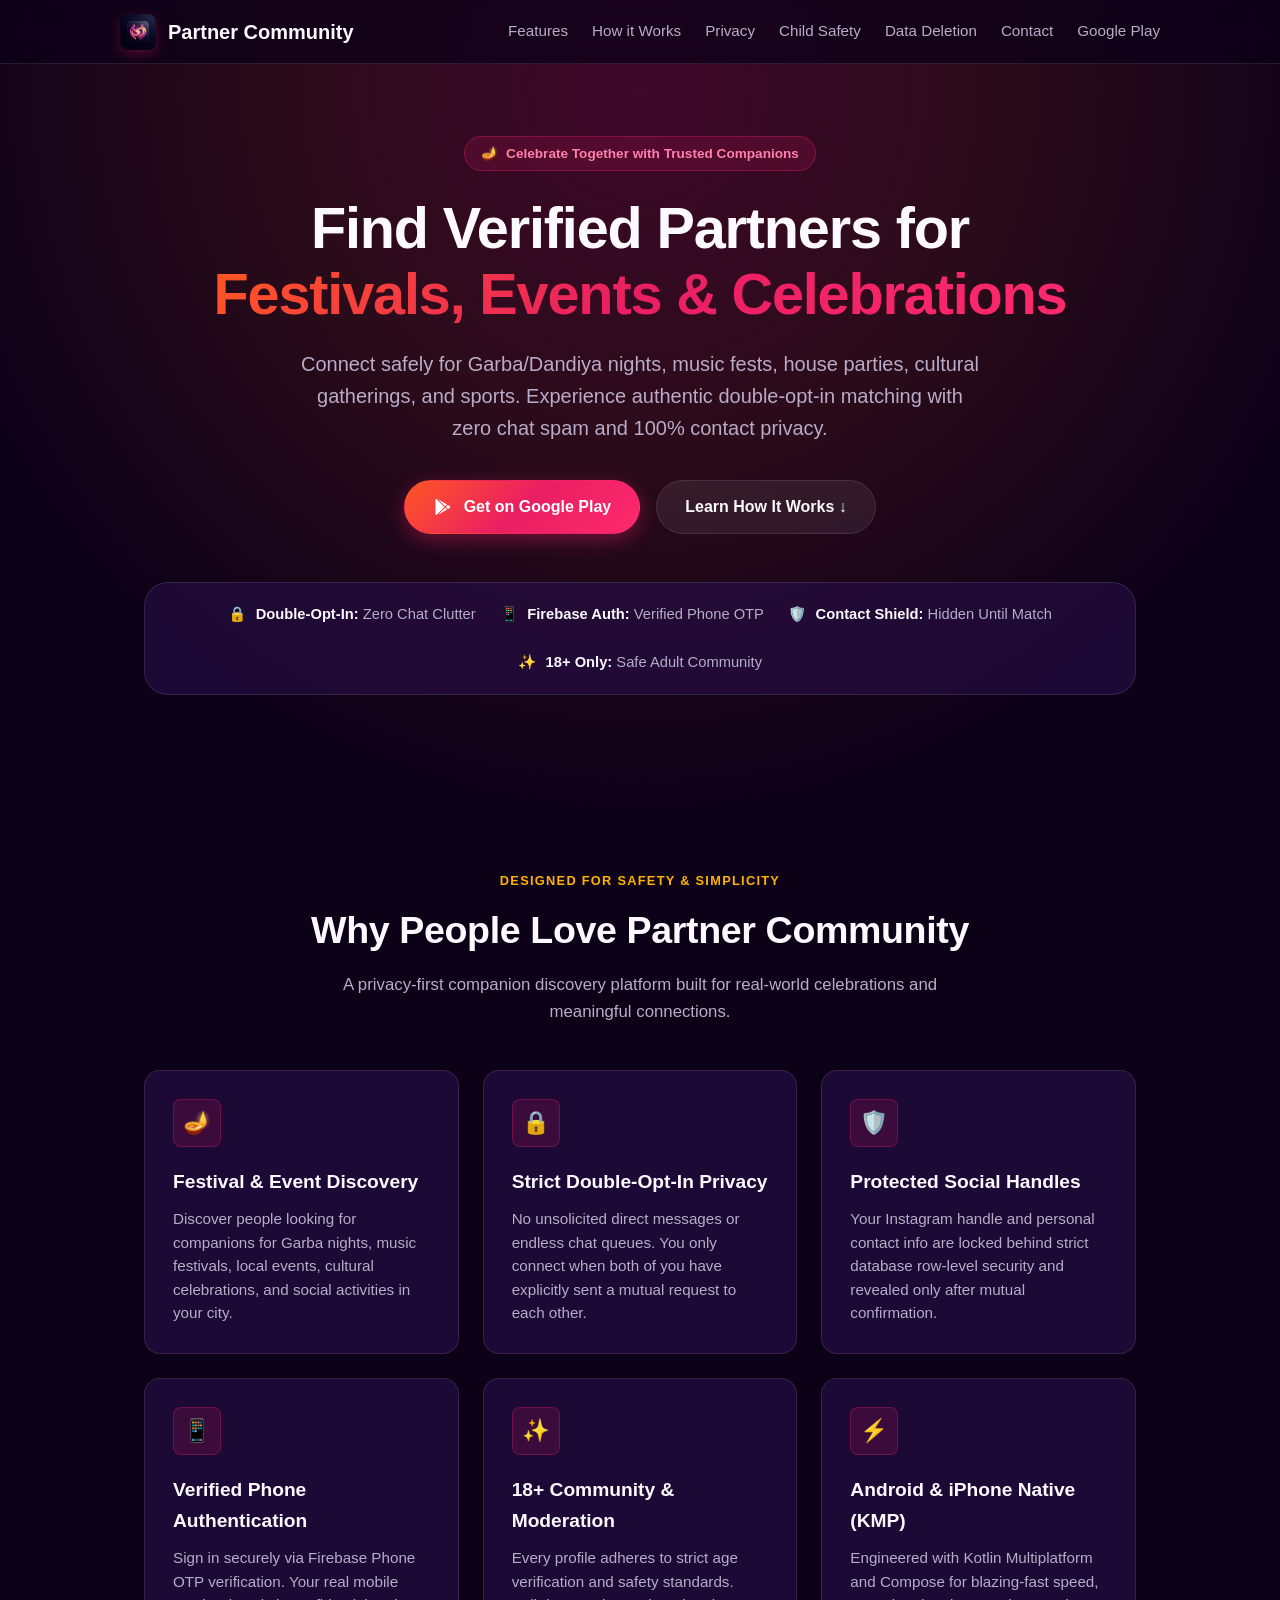
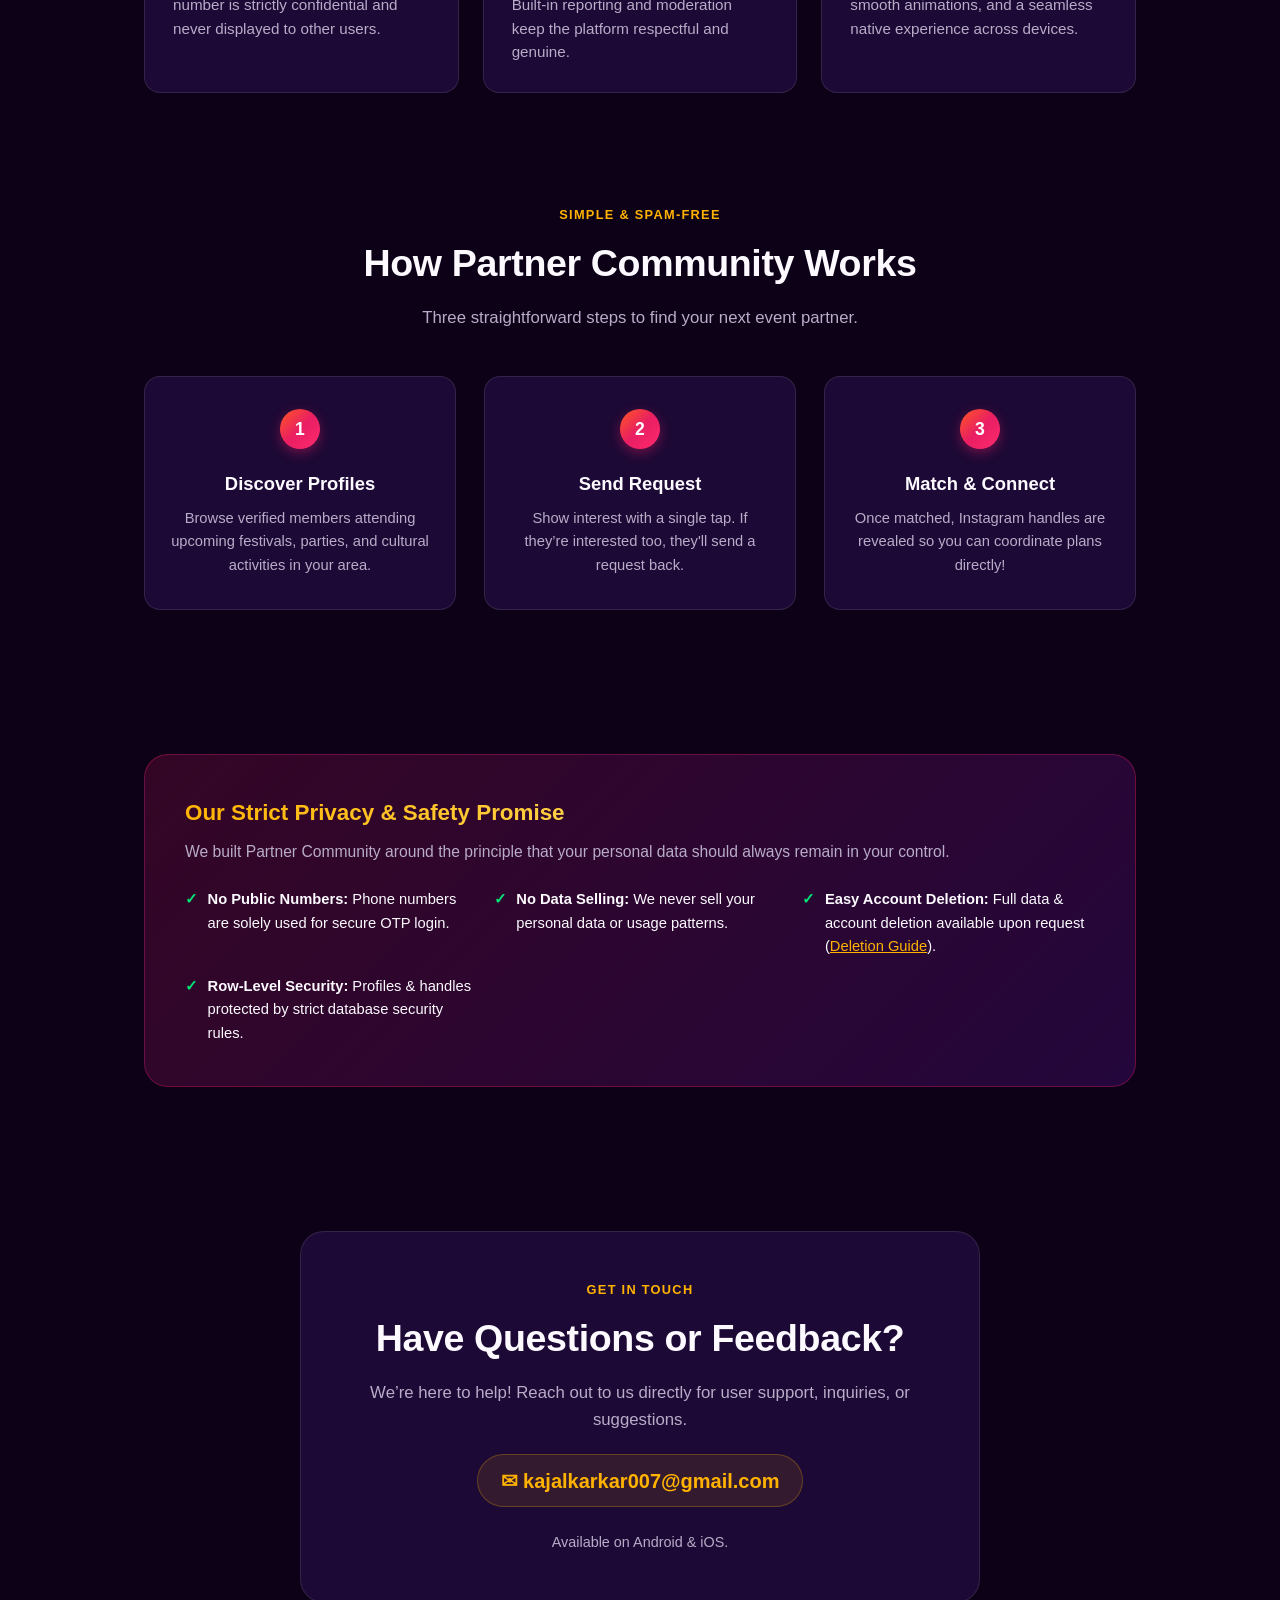
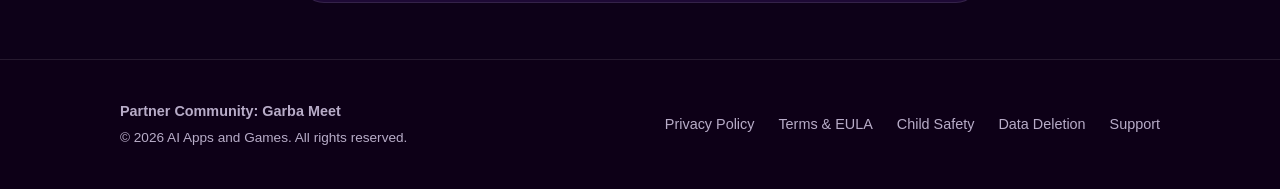
<file: index.html>
<!DOCTYPE html>
<html lang="en">
<head>
  <meta charset="UTF-8">
  <meta name="viewport" content="width=device-width, initial-scale=1.0">
  <title>Partner Community — Discover Verified Event Companions & Festive Partners</title>
  <meta name="description" content="Find verified companions for Garba, Dandiya festivals, cultural events, parties, and activities with double-opt-in privacy and zero chat spam. Available on Android and iOS.">
  <link rel="icon" type="image/png" href="assets/play_store_icon_512x512.png">
  <link rel="stylesheet" href="styles.css">
</head>
<body>

  <!-- Header / Navigation -->
  <header class="header">
    <div class="nav-container">
      <a href="index.html" class="brand">
        <img src="assets/play_store_icon_512x512.png" alt="Partner Community Logo" class="brand-icon">
        <span>Partner Community</span>
      </a>
      <nav class="nav-links">
        <a href="#features" class="nav-link">Features</a>
        <a href="#how-it-works" class="nav-link">How it Works</a>
        <a href="#privacy-guarantee" class="nav-link">Privacy</a>
        <a href="child-safety.html" class="nav-link">Child Safety</a>
        <a href="delete-account.html" class="nav-link">Data Deletion</a>
        <a href="#contact" class="nav-link">Contact</a>
        <a href="https://play.google.com/store/apps/details?id=app.partner.community" class="nav-link" target="_blank" rel="noopener">Google Play</a>
      </nav>
    </div>
  </header>

  <main>
    <!-- Hero Section -->
    <section class="hero">
      <div class="container">
        <div class="hero-pill">
          <span>🪔</span> Celebrate Together with Trusted Companions
        </div>
        
        <h1 class="hero-title">
          Find Verified Partners for <br>
          <span class="gradient-text">Festivals, Events & Celebrations</span>
        </h1>
        
        <p class="hero-subtitle">
          Connect safely for Garba/Dandiya nights, music fests, house parties, cultural gatherings, and sports. Experience authentic double-opt-in matching with zero chat spam and 100% contact privacy.
        </p>
        
        <div class="cta-group">
          <a href="https://play.google.com/store/apps/details?id=app.partner.community" class="btn btn-primary" target="_blank" rel="noopener">
            <svg viewBox="0 0 24 24">
              <path d="M3,20.5V3.5C3,2.91 3.34,2.39 3.84,2.15L13.69,12L3.84,21.85C3.34,21.6 3,21.09 3,20.5M16.81,15.12L6.05,21.34L14.54,12.85L16.81,15.12M20.16,10.81C20.5,11.08 20.75,11.5 20.75,12C20.75,12.5 20.53,12.9 20.18,13.18L17.89,14.5L15.39,12L17.89,9.5L20.16,10.81M6.05,2.66L16.81,8.88L14.54,11.15L6.05,2.66Z"/>
            </svg>
            <span>Get on Google Play</span>
          </a>
          
          <a href="#how-it-works" class="btn btn-secondary">
            <span>Learn How It Works ↓</span>
          </a>
        </div>

        <!-- Highlights Bar -->
        <div class="highlights-bar">
          <div class="highlight-item">
            <span>🔒</span>
            <span><strong>Double-Opt-In:</strong> Zero Chat Clutter</span>
          </div>
          <div class="highlight-item">
            <span>📱</span>
            <span><strong>Firebase Auth:</strong> Verified Phone OTP</span>
          </div>
          <div class="highlight-item">
            <span>🛡️</span>
            <span><strong>Contact Shield:</strong> Hidden Until Match</span>
          </div>
          <div class="highlight-item">
            <span>✨</span>
            <span><strong>18+ Only:</strong> Safe Adult Community</span>
          </div>
        </div>
      </div>
    </section>

    <!-- Features Section -->
    <section id="features" class="section">
      <div class="container">
        <div class="section-header">
          <p class="section-tag">Designed for Safety & Simplicity</p>
          <h2 class="section-title">Why People Love Partner Community</h2>
          <p class="section-description">
            A privacy-first companion discovery platform built for real-world celebrations and meaningful connections.
          </p>
        </div>

        <div class="features-grid">
          <!-- Feature 1 -->
          <div class="feature-card">
            <div class="feature-icon">🪔</div>
            <h3 class="feature-title">Festival & Event Discovery</h3>
            <p class="feature-desc">
              Discover people looking for companions for Garba nights, music festivals, local events, cultural celebrations, and social activities in your city.
            </p>
          </div>

          <!-- Feature 2 -->
          <div class="feature-card">
            <div class="feature-icon">🔒</div>
            <h3 class="feature-title">Strict Double-Opt-In Privacy</h3>
            <p class="feature-desc">
              No unsolicited direct messages or endless chat queues. You only connect when both of you have explicitly sent a mutual request to each other.
            </p>
          </div>

          <!-- Feature 3 -->
          <div class="feature-card">
            <div class="feature-icon">🛡️</div>
            <h3 class="feature-title">Protected Social Handles</h3>
            <p class="feature-desc">
              Your Instagram handle and personal contact info are locked behind strict database row-level security and revealed only after mutual confirmation.
            </p>
          </div>

          <!-- Feature 4 -->
          <div class="feature-card">
            <div class="feature-icon">📱</div>
            <h3 class="feature-title">Verified Phone Authentication</h3>
            <p class="feature-desc">
              Sign in securely via Firebase Phone OTP verification. Your real mobile number is strictly confidential and never displayed to other users.
            </p>
          </div>

          <!-- Feature 5 -->
          <div class="feature-card">
            <div class="feature-icon">✨</div>
            <h3 class="feature-title">18+ Community & Moderation</h3>
            <p class="feature-desc">
              Every profile adheres to strict age verification and safety standards. Built-in reporting and moderation keep the platform respectful and genuine.
            </p>
          </div>

          <!-- Feature 6 -->
          <div class="feature-card">
            <div class="feature-icon">⚡</div>
            <h3 class="feature-title">Android & iPhone Native (KMP)</h3>
            <p class="feature-desc">
              Engineered with Kotlin Multiplatform and Compose for blazing-fast speed, smooth animations, and a seamless native experience across devices.
            </p>
          </div>
        </div>
      </div>
    </section>

    <!-- How It Works Section -->
    <section id="how-it-works" class="section">
      <div class="container">
        <div class="section-header">
          <p class="section-tag">Simple & Spam-Free</p>
          <h2 class="section-title">How Partner Community Works</h2>
          <p class="section-description">
            Three straightforward steps to find your next event partner.
          </p>
        </div>

        <div class="steps-container">
          <div class="step-card">
            <div class="step-number">1</div>
            <h3>Discover Profiles</h3>
            <p>Browse verified members attending upcoming festivals, parties, and cultural activities in your area.</p>
          </div>

          <div class="step-card">
            <div class="step-number">2</div>
            <h3>Send Request</h3>
            <p>Show interest with a single tap. If they’re interested too, they'll send a request back.</p>
          </div>

          <div class="step-card">
            <div class="step-number">3</div>
            <h3>Match & Connect</h3>
            <p>Once matched, Instagram handles are revealed so you can coordinate plans directly!</p>
          </div>
        </div>
      </div>
    </section>

    <!-- Privacy Guarantee Section -->
    <section id="privacy-guarantee" class="section">
      <div class="container">
        <div class="privacy-banner">
          <div class="privacy-banner-content">
            <h3 class="gold-text">Our Strict Privacy & Safety Promise</h3>
            <p>We built Partner Community around the principle that your personal data should always remain in your control.</p>
          </div>
          <div class="privacy-points">
            <div class="privacy-point">
              <span class="privacy-point-icon">✓</span>
              <span><strong>No Public Numbers:</strong> Phone numbers are solely used for secure OTP login.</span>
            </div>
            <div class="privacy-point">
              <span class="privacy-point-icon">✓</span>
              <span><strong>No Data Selling:</strong> We never sell your personal data or usage patterns.</span>
            </div>
            <div class="privacy-point">
              <span class="privacy-point-icon">✓</span>
              <span><strong>Easy Account Deletion:</strong> Full data & account deletion available upon request (<a href="delete-account.html" style="text-decoration: underline;">Deletion Guide</a>).</span>
            </div>
            <div class="privacy-point">
              <span class="privacy-point-icon">✓</span>
              <span><strong>Row-Level Security:</strong> Profiles & handles protected by strict database security rules.</span>
            </div>
          </div>
        </div>
      </div>
    </section>

    <!-- Contact Section -->
    <section id="contact" class="section">
      <div class="container">
        <div class="contact-card">
          <p class="section-tag">Get in Touch</p>
          <h2 class="section-title">Have Questions or Feedback?</h2>
          <p class="section-description">
            We’re here to help! Reach out to us directly for user support, inquiries, or suggestions.
          </p>
          <a href="mailto:kajalkarkar007@gmail.com" class="contact-email">
            ✉ kajalkarkar007@gmail.com
          </a>
          <p style="font-size: 0.9rem; color: var(--text-muted);">
            Available on Android & iOS.
          </p>
        </div>
      </div>
    </section>
  </main>

  <!-- Footer -->
  <footer class="footer">
    <div class="footer-container">
      <div>
        <p><strong>Partner Community: Garba Meet</strong></p>
        <p style="font-size: 0.85rem; color: var(--text-muted); margin-top: 0.25rem;">
          &copy; 2026 AI Apps and Games. All rights reserved.
        </p>
      </div>
      <div class="footer-links">
        <a href="privacy.html" class="footer-link">Privacy Policy</a>
        <a href="terms.html" class="footer-link">Terms & EULA</a>
        <a href="child-safety.html" class="footer-link">Child Safety</a>
        <a href="delete-account.html" class="footer-link">Data Deletion</a>
        <a href="mailto:kajalkarkar007@gmail.com" class="footer-link">Support</a>
      </div>
    </div>
  </footer>

</body>
</html>
</file>
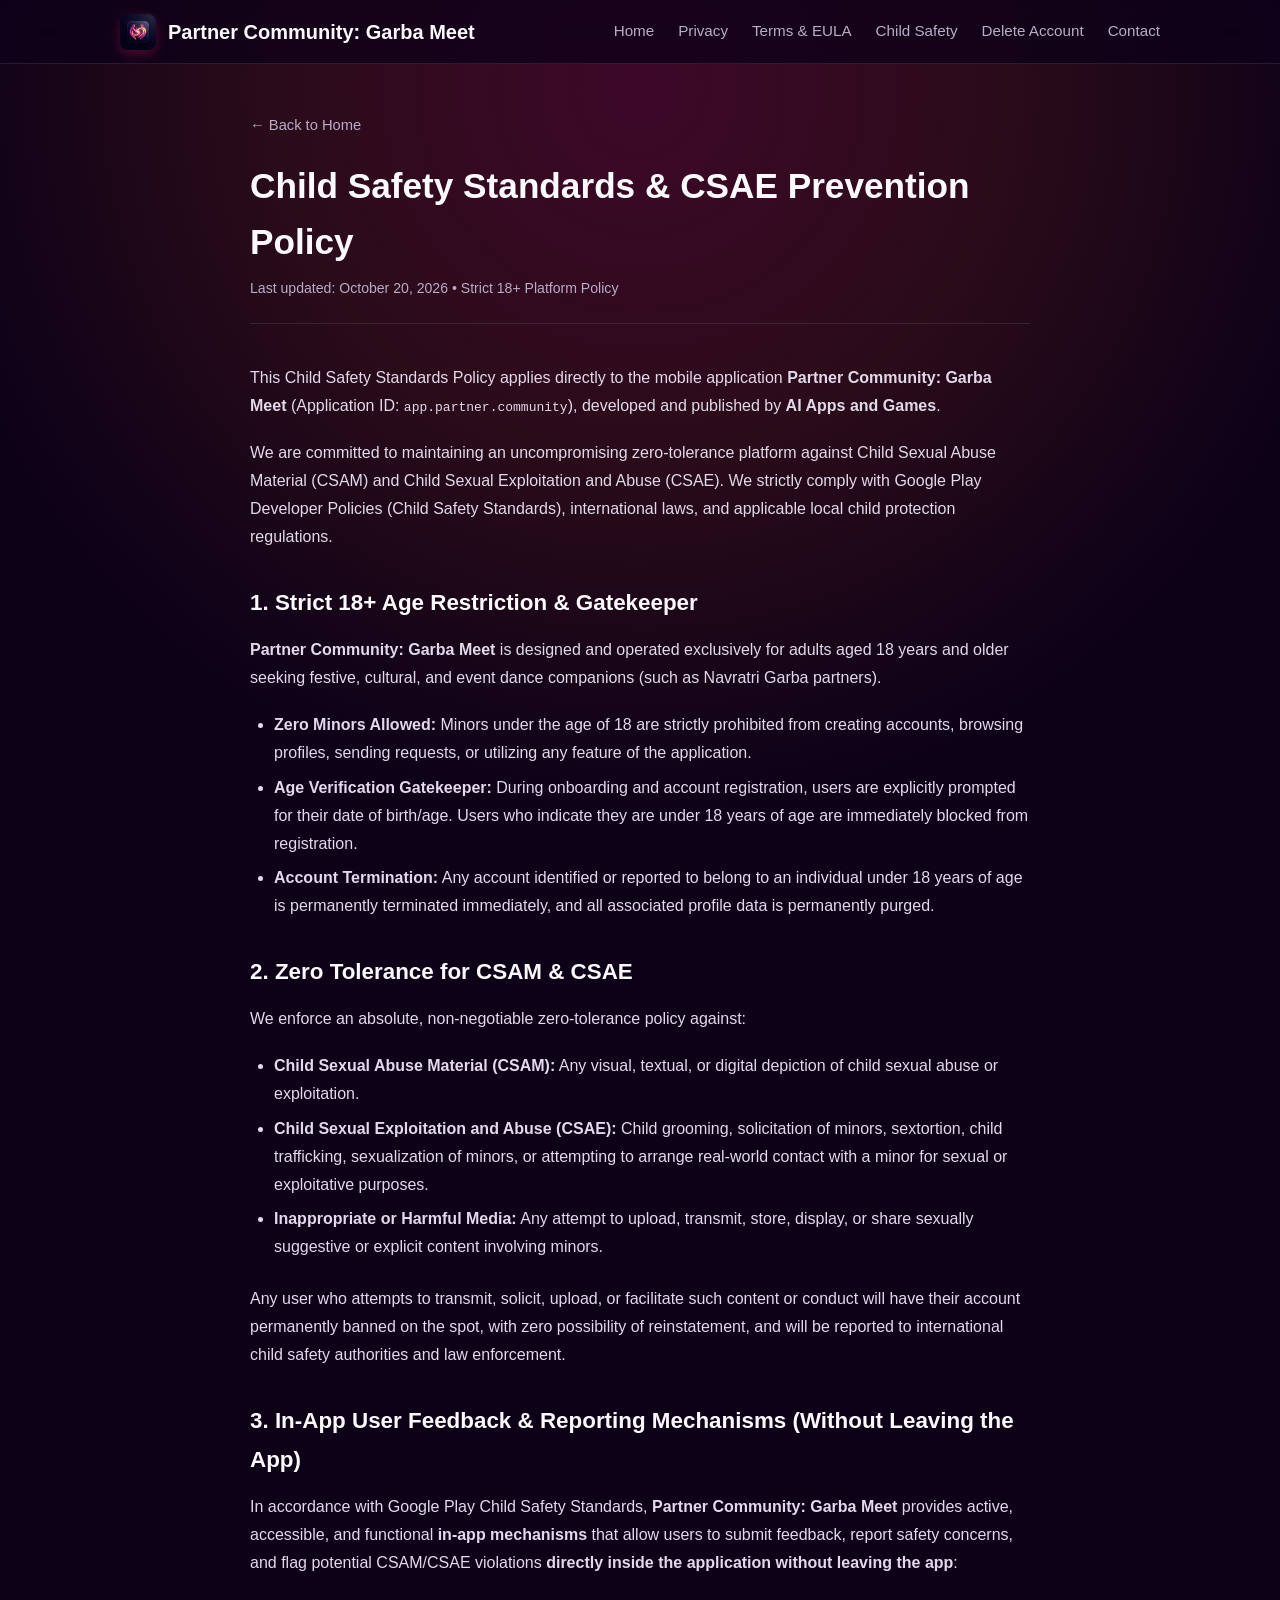
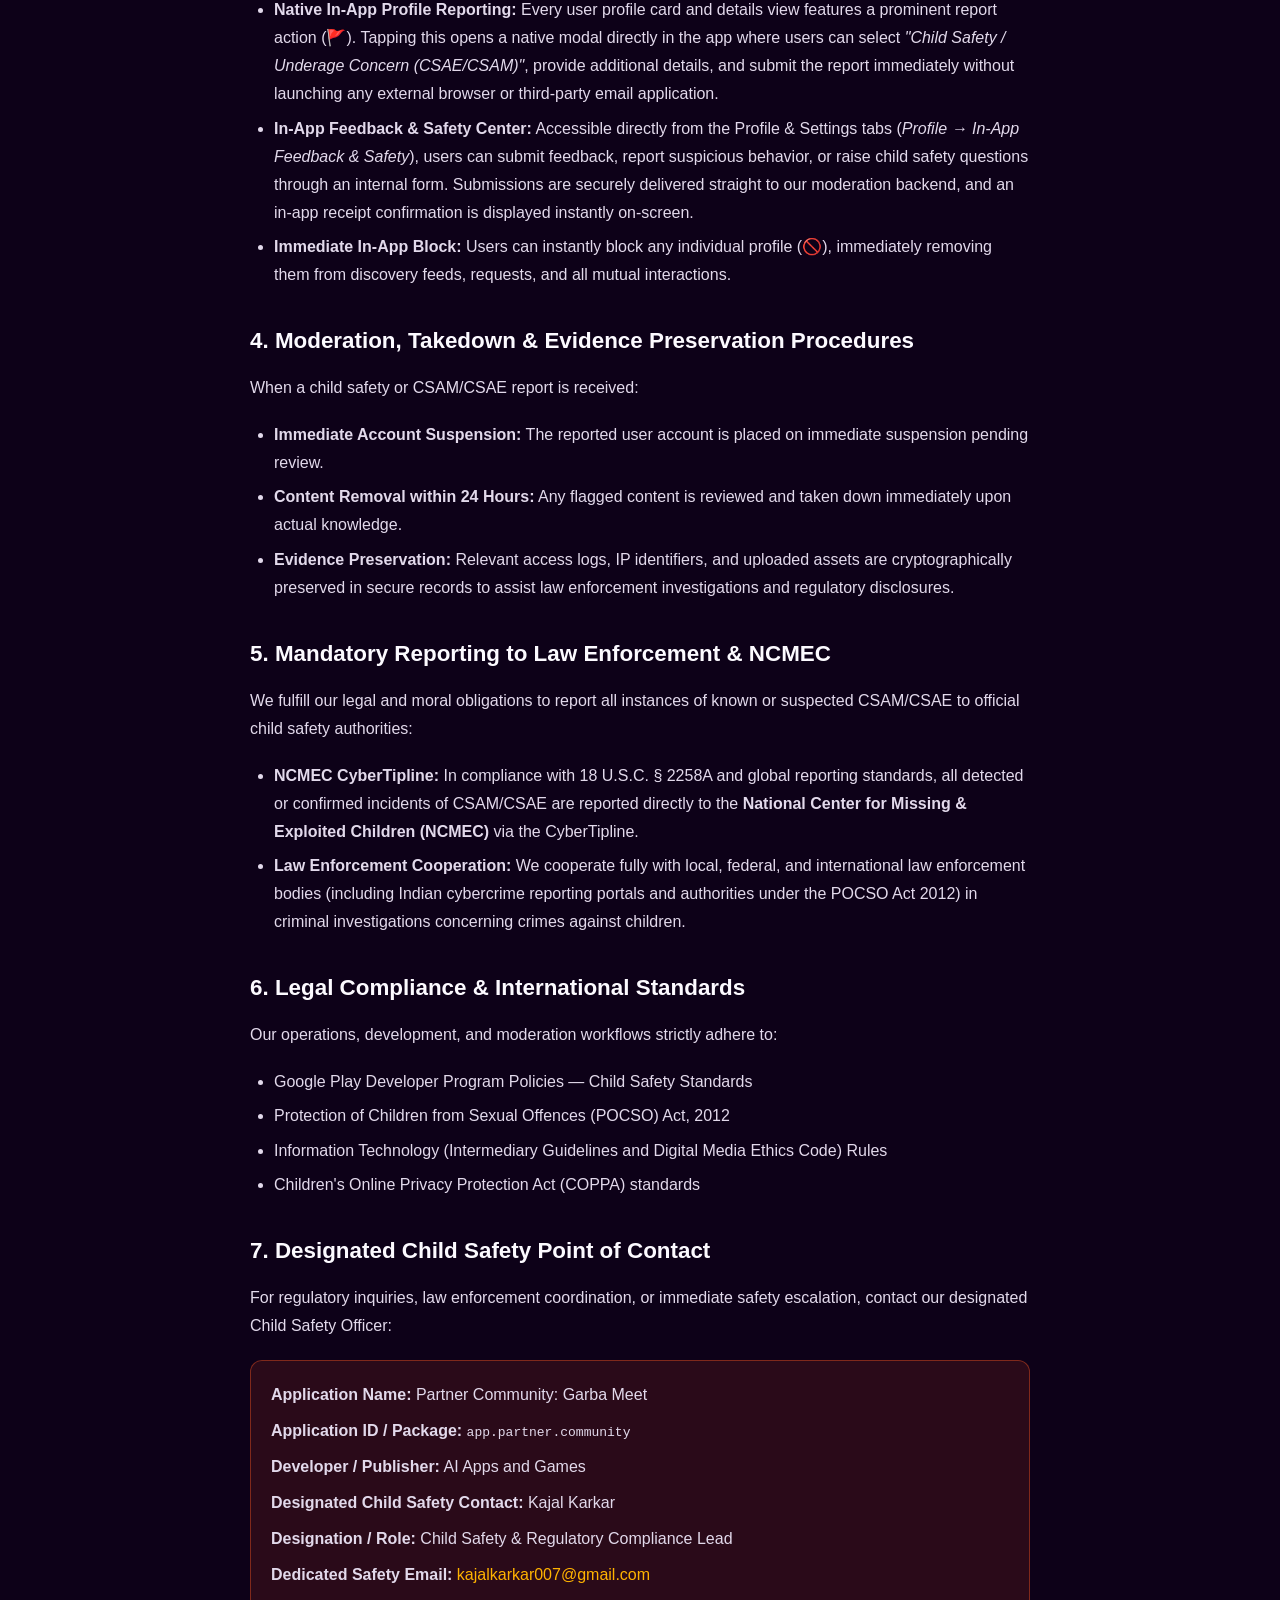
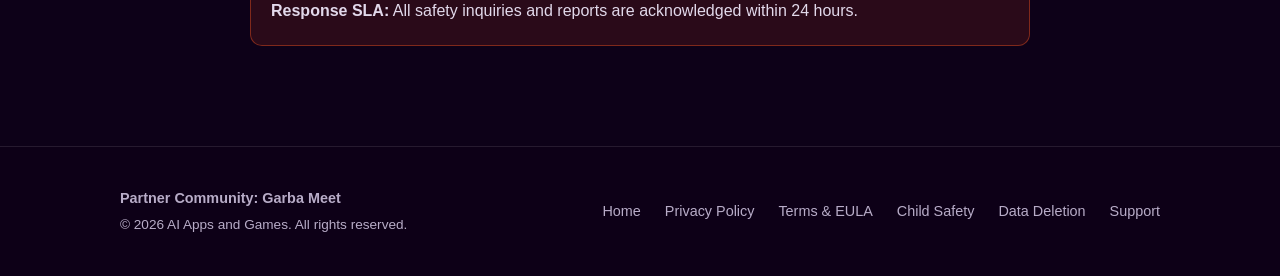
<file: child-safety.html>
<!DOCTYPE html>
<html lang="en">
<head>
  <meta charset="UTF-8">
  <meta name="viewport" content="width=device-width, initial-scale=1.0">
  <title>Child Safety Standards & CSAE Prevention Policy — Partner Community: Garba Meet</title>
  <meta name="description" content="Child Safety Standards, CSAM and CSAE Prevention Policy, and In-App Reporting Mechanisms for Partner Community: Garba Meet (app.partner.community).">
  <link rel="icon" type="image/png" href="assets/play_store_icon_512x512.png">
  <link rel="stylesheet" href="styles.css">
</head>
<body>

  <!-- Header / Navigation -->
  <header class="header">
    <div class="nav-container">
      <a href="index.html" class="brand">
        <img src="assets/play_store_icon_512x512.png" alt="Partner Community: Garba Meet Logo" class="brand-icon">
        <span>Partner Community: Garba Meet</span>
      </a>
      <nav class="nav-links">
        <a href="index.html" class="nav-link">Home</a>
        <a href="privacy.html" class="nav-link">Privacy</a>
        <a href="terms.html" class="nav-link">Terms & EULA</a>
        <a href="child-safety.html" class="nav-link active">Child Safety</a>
        <a href="delete-account.html" class="nav-link">Delete Account</a>
        <a href="mailto:kajalkarkar007@gmail.com" class="nav-link">Contact</a>
      </nav>
    </div>
  </header>

  <main class="container">
    <div class="legal-page">
      <div class="legal-header">
        <a href="index.html" class="back-link">← Back to Home</a>
        <h1 class="legal-title">Child Safety Standards & CSAE Prevention Policy</h1>
        <p class="legal-date">Last updated: October 20, 2026 • Strict 18+ Platform Policy</p>
      </div>

      <article class="legal-content">
        <p>
          This Child Safety Standards Policy applies directly to the mobile application <strong>Partner Community: Garba Meet</strong> (Application ID: <code>app.partner.community</code>), developed and published by <strong>AI Apps and Games</strong>.
        </p>
        <p>
          We are committed to maintaining an uncompromising zero-tolerance platform against Child Sexual Abuse Material (CSAM) and Child Sexual Exploitation and Abuse (CSAE). We strictly comply with Google Play Developer Policies (Child Safety Standards), international laws, and applicable local child protection regulations.
        </p>

        <h2>1. Strict 18+ Age Restriction & Gatekeeper</h2>
        <p>
          <strong>Partner Community: Garba Meet</strong> is designed and operated exclusively for adults aged 18 years and older seeking festive, cultural, and event dance companions (such as Navratri Garba partners).
        </p>
        <ul>
          <li><strong>Zero Minors Allowed:</strong> Minors under the age of 18 are strictly prohibited from creating accounts, browsing profiles, sending requests, or utilizing any feature of the application.</li>
          <li><strong>Age Verification Gatekeeper:</strong> During onboarding and account registration, users are explicitly prompted for their date of birth/age. Users who indicate they are under 18 years of age are immediately blocked from registration.</li>
          <li><strong>Account Termination:</strong> Any account identified or reported to belong to an individual under 18 years of age is permanently terminated immediately, and all associated profile data is permanently purged.</li>
        </ul>

        <h2>2. Zero Tolerance for CSAM & CSAE</h2>
        <p>
          We enforce an absolute, non-negotiable zero-tolerance policy against:
        </p>
        <ul>
          <li><strong>Child Sexual Abuse Material (CSAM):</strong> Any visual, textual, or digital depiction of child sexual abuse or exploitation.</li>
          <li><strong>Child Sexual Exploitation and Abuse (CSAE):</strong> Child grooming, solicitation of minors, sextortion, child trafficking, sexualization of minors, or attempting to arrange real-world contact with a minor for sexual or exploitative purposes.</li>
          <li><strong>Inappropriate or Harmful Media:</strong> Any attempt to upload, transmit, store, display, or share sexually suggestive or explicit content involving minors.</li>
        </ul>
        <p>
          Any user who attempts to transmit, solicit, upload, or facilitate such content or conduct will have their account permanently banned on the spot, with zero possibility of reinstatement, and will be reported to international child safety authorities and law enforcement.
        </p>

        <h2>3. In-App User Feedback & Reporting Mechanisms (Without Leaving the App)</h2>
        <p>
          In accordance with Google Play Child Safety Standards, <strong>Partner Community: Garba Meet</strong> provides active, accessible, and functional <strong>in-app mechanisms</strong> that allow users to submit feedback, report safety concerns, and flag potential CSAM/CSAE violations <strong>directly inside the application without leaving the app</strong>:
        </p>
        <ul>
          <li>
            <strong>Native In-App Profile Reporting:</strong> Every user profile card and details view features a prominent report action (🚩). Tapping this opens a native modal directly in the app where users can select <em>"Child Safety / Underage Concern (CSAE/CSAM)"</em>, provide additional details, and submit the report immediately without launching any external browser or third-party email application.
          </li>
          <li>
            <strong>In-App Feedback & Safety Center:</strong> Accessible directly from the Profile & Settings tabs (<em>Profile → In-App Feedback & Safety</em>), users can submit feedback, report suspicious behavior, or raise child safety questions through an internal form. Submissions are securely delivered straight to our moderation backend, and an in-app receipt confirmation is displayed instantly on-screen.
          </li>
          <li>
            <strong>Immediate In-App Block:</strong> Users can instantly block any individual profile (🚫), immediately removing them from discovery feeds, requests, and all mutual interactions.
          </li>
        </ul>

        <h2>4. Moderation, Takedown & Evidence Preservation Procedures</h2>
        <p>
          When a child safety or CSAM/CSAE report is received:
        </p>
        <ul>
          <li><strong>Immediate Account Suspension:</strong> The reported user account is placed on immediate suspension pending review.</li>
          <li><strong>Content Removal within 24 Hours:</strong> Any flagged content is reviewed and taken down immediately upon actual knowledge.</li>
          <li><strong>Evidence Preservation:</strong> Relevant access logs, IP identifiers, and uploaded assets are cryptographically preserved in secure records to assist law enforcement investigations and regulatory disclosures.</li>
        </ul>

        <h2>5. Mandatory Reporting to Law Enforcement & NCMEC</h2>
        <p>
          We fulfill our legal and moral obligations to report all instances of known or suspected CSAM/CSAE to official child safety authorities:
        </p>
        <ul>
          <li><strong>NCMEC CyberTipline:</strong> In compliance with 18 U.S.C. § 2258A and global reporting standards, all detected or confirmed incidents of CSAM/CSAE are reported directly to the <strong>National Center for Missing & Exploited Children (NCMEC)</strong> via the CyberTipline.</li>
          <li><strong>Law Enforcement Cooperation:</strong> We cooperate fully with local, federal, and international law enforcement bodies (including Indian cybercrime reporting portals and authorities under the POCSO Act 2012) in criminal investigations concerning crimes against children.</li>
        </ul>

        <h2>6. Legal Compliance & International Standards</h2>
        <p>
          Our operations, development, and moderation workflows strictly adhere to:
        </p>
        <ul>
          <li>Google Play Developer Program Policies — Child Safety Standards</li>
          <li>Protection of Children from Sexual Offences (POCSO) Act, 2012</li>
          <li>Information Technology (Intermediary Guidelines and Digital Media Ethics Code) Rules</li>
          <li>Children's Online Privacy Protection Act (COPPA) standards</li>
        </ul>

        <h2>7. Designated Child Safety Point of Contact</h2>
        <p>
          For regulatory inquiries, law enforcement coordination, or immediate safety escalation, contact our designated Child Safety Officer:
        </p>
        <div style="background: rgba(255, 87, 34, 0.12); border: 1px solid rgba(255, 87, 34, 0.4); border-radius: 12px; padding: 1.25rem; margin: 1.25rem 0;">
          <p style="margin-bottom: 0.5rem;"><strong>Application Name:</strong> Partner Community: Garba Meet</p>
          <p style="margin-bottom: 0.5rem;"><strong>Application ID / Package:</strong> <code>app.partner.community</code></p>
          <p style="margin-bottom: 0.5rem;"><strong>Developer / Publisher:</strong> AI Apps and Games</p>
          <p style="margin-bottom: 0.5rem;"><strong>Designated Child Safety Contact:</strong> Kajal Karkar</p>
          <p style="margin-bottom: 0.5rem;"><strong>Designation / Role:</strong> Child Safety & Regulatory Compliance Lead</p>
          <p style="margin-bottom: 0.5rem;"><strong>Dedicated Safety Email:</strong> <a href="mailto:kajalkarkar007@gmail.com">kajalkarkar007@gmail.com</a></p>
          <p style="margin-bottom: 0;"><strong>Response SLA:</strong> All safety inquiries and reports are acknowledged within 24 hours.</p>
        </div>
      </article>
    </div>
  </main>

  <!-- Footer -->
  <footer class="footer">
    <div class="footer-container">
      <div>
        <p><strong>Partner Community: Garba Meet</strong></p>
        <p style="font-size: 0.85rem; color: var(--text-muted); margin-top: 0.25rem;">
          &copy; 2026 AI Apps and Games. All rights reserved.
        </p>
      </div>
      <div class="footer-links">
        <a href="index.html" class="footer-link">Home</a>
        <a href="privacy.html" class="footer-link">Privacy Policy</a>
        <a href="terms.html" class="footer-link">Terms & EULA</a>
        <a href="child-safety.html" class="footer-link">Child Safety</a>
        <a href="delete-account.html" class="footer-link">Data Deletion</a>
        <a href="mailto:kajalkarkar007@gmail.com" class="footer-link">Support</a>
      </div>
    </div>
  </footer>

</body>
</html>
</file>
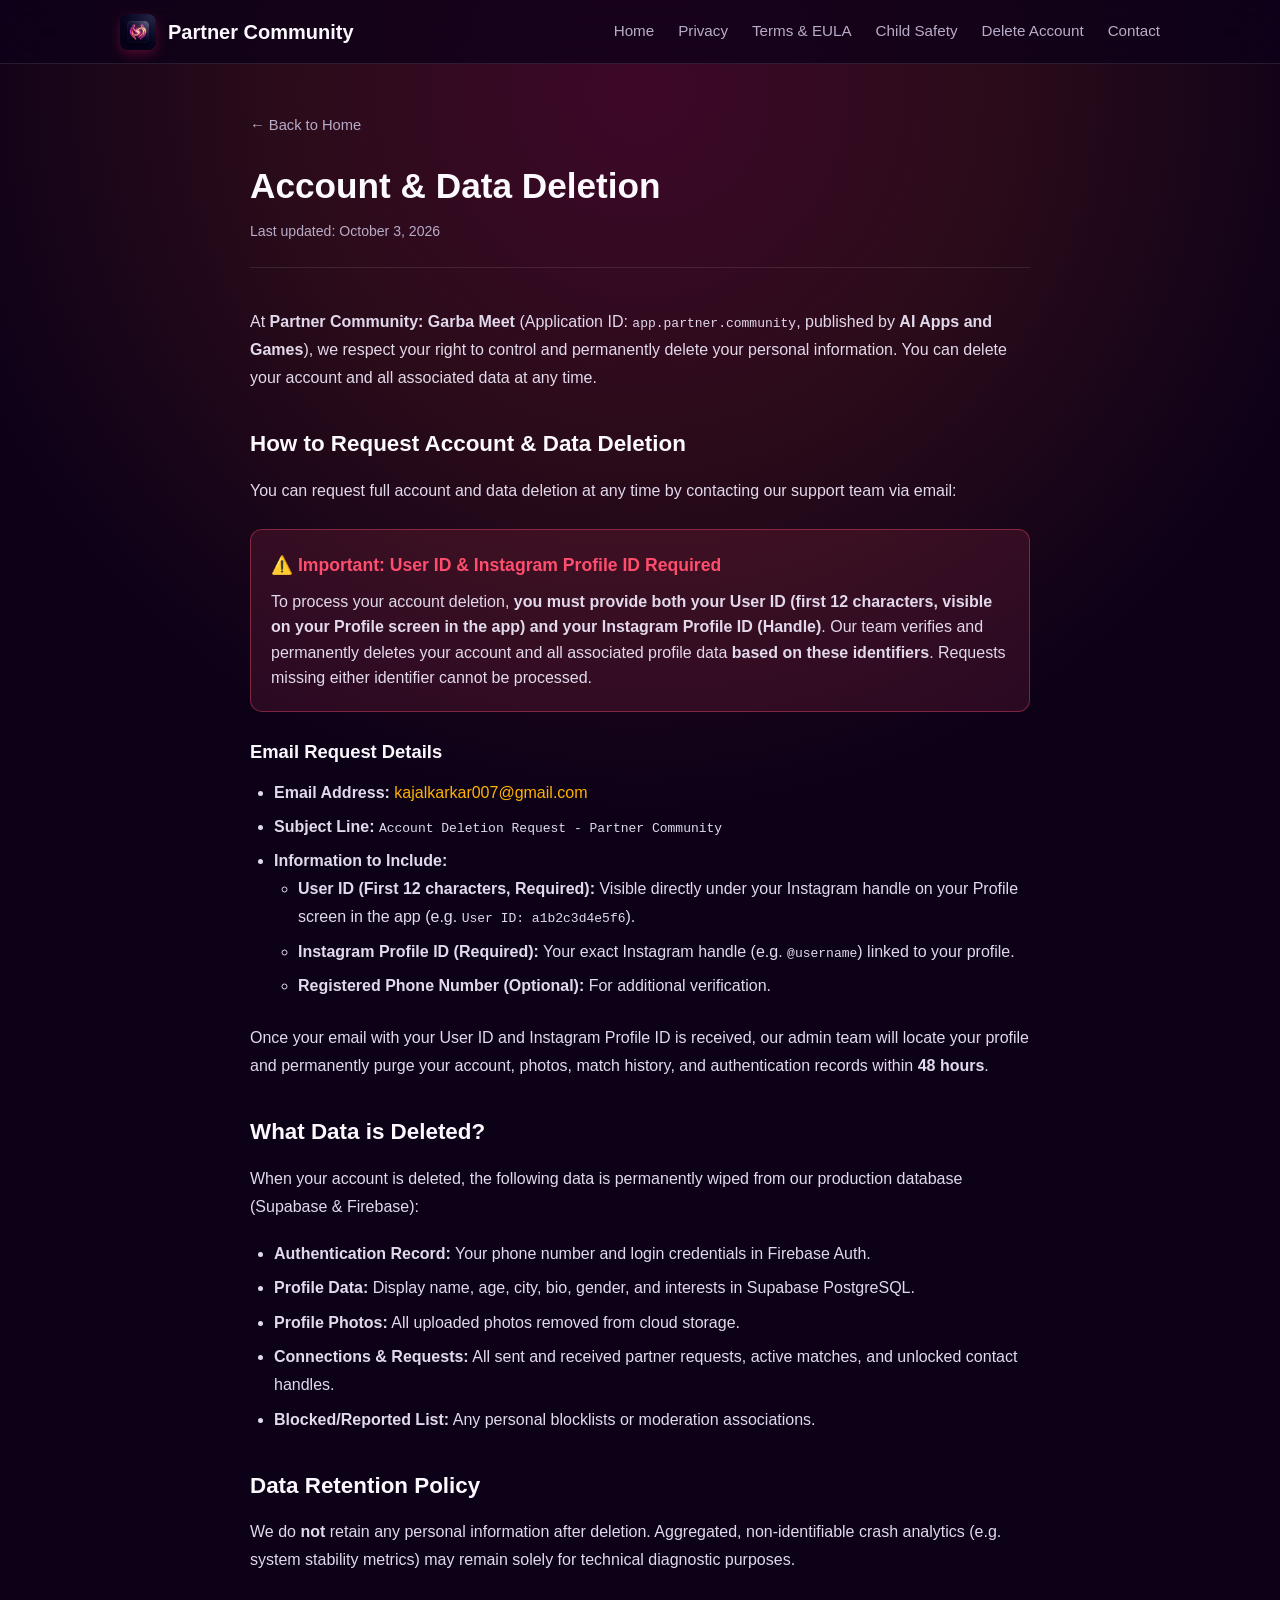
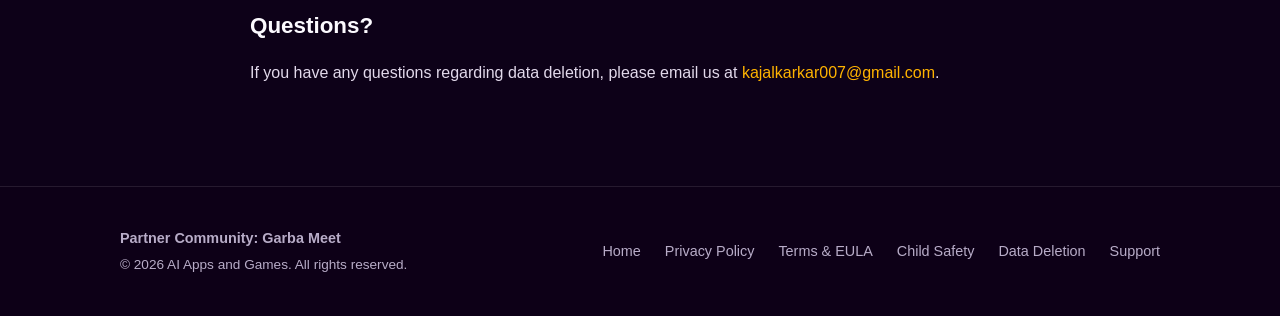
<file: delete-account.html>
<!DOCTYPE html>
<html lang="en">
<head>
  <meta charset="UTF-8">
  <meta name="viewport" content="width=device-width, initial-scale=1.0">
  <title>Account & Data Deletion — Partner Community</title>
  <meta name="description" content="Instructions and request process for deleting your Partner Community account and personal data.">
  <link rel="icon" type="image/png" href="assets/play_store_icon_512x512.png">
  <link rel="stylesheet" href="styles.css">
</head>
<body>

  <!-- Header / Navigation -->
  <header class="header">
    <div class="nav-container">
      <a href="index.html" class="brand">
        <img src="assets/play_store_icon_512x512.png" alt="Partner Community Logo" class="brand-icon">
        <span>Partner Community</span>
      </a>
      <nav class="nav-links">
        <a href="index.html" class="nav-link">Home</a>
        <a href="privacy.html" class="nav-link">Privacy</a>
        <a href="terms.html" class="nav-link">Terms & EULA</a>
        <a href="child-safety.html" class="nav-link">Child Safety</a>
        <a href="delete-account.html" class="nav-link active">Delete Account</a>
        <a href="mailto:kajalkarkar007@gmail.com" class="nav-link">Contact</a>
      </nav>
    </div>
  </header>

  <main class="container">
    <div class="legal-page">
      <div class="legal-header">
        <a href="index.html" class="back-link">← Back to Home</a>
        <h1 class="legal-title">Account & Data Deletion</h1>
        <p class="legal-date">Last updated: October 3, 2026</p>
      </div>

      <article class="legal-content">
        <p>
          At <strong>Partner Community: Garba Meet</strong> (Application ID: <code>app.partner.community</code>, published by <strong>AI Apps and Games</strong>), we respect your right to control and permanently delete your personal information. You can delete your account and all associated data at any time.
        </p>

        <h2>How to Request Account & Data Deletion</h2>
        <p>
          You can request full account and data deletion at any time by contacting our support team via email:
        </p>

        <div style="background: rgba(255, 77, 109, 0.12); border: 1px solid rgba(255, 77, 109, 0.4); border-radius: 12px; padding: 1.25rem; margin: 1.5rem 0;">
          <h3 style="color: #ff4d6d; margin-top: 0; margin-bottom: 0.5rem; font-size: 1.1rem;">⚠️ Important: User ID & Instagram Profile ID Required</h3>
          <p style="margin-bottom: 0; line-height: 1.6;">
            To process your account deletion, <strong>you must provide both your User ID (first 12 characters, visible on your Profile screen in the app) and your Instagram Profile ID (Handle)</strong>. Our team verifies and permanently deletes your account and all associated profile data <strong>based on these identifiers</strong>. Requests missing either identifier cannot be processed.
          </p>
        </div>

        <h3>Email Request Details</h3>
        <ul>
          <li><strong>Email Address:</strong> <a href="mailto:kajalkarkar007@gmail.com?subject=Account%20Deletion%20Request%20-%20Partner%20Community&body=Hello%20Partner%20Support%20Team%2C%0A%0APlease%20permanently%20delete%20my%20account%20and%20profile%20data.%0A%0AUser%20ID%20(first%2012%20chars)%3A%20%0AInstagram%20Profile%20ID%3A%20%40%0ARegistered%20Phone%20Number%20(optional)%3A%20%0A%0AThank%20you.">kajalkarkar007@gmail.com</a></li>
          <li><strong>Subject Line:</strong> <code>Account Deletion Request - Partner Community</code></li>
          <li><strong>Information to Include:</strong>
            <ul>
              <li><strong>User ID (First 12 characters, Required):</strong> Visible directly under your Instagram handle on your Profile screen in the app (e.g. <code>User ID: a1b2c3d4e5f6</code>).</li>
              <li><strong>Instagram Profile ID (Required):</strong> Your exact Instagram handle (e.g. <code>@username</code>) linked to your profile.</li>
              <li><strong>Registered Phone Number (Optional):</strong> For additional verification.</li>
            </ul>
          </li>
        </ul>
        <p>
          Once your email with your User ID and Instagram Profile ID is received, our admin team will locate your profile and permanently purge your account, photos, match history, and authentication records within <strong>48 hours</strong>.
        </p>

        <h2>What Data is Deleted?</h2>
        <p>When your account is deleted, the following data is permanently wiped from our production database (Supabase & Firebase):</p>
        <ul>
          <li><strong>Authentication Record:</strong> Your phone number and login credentials in Firebase Auth.</li>
          <li><strong>Profile Data:</strong> Display name, age, city, bio, gender, and interests in Supabase PostgreSQL.</li>
          <li><strong>Profile Photos:</strong> All uploaded photos removed from cloud storage.</li>
          <li><strong>Connections & Requests:</strong> All sent and received partner requests, active matches, and unlocked contact handles.</li>
          <li><strong>Blocked/Reported List:</strong> Any personal blocklists or moderation associations.</li>
        </ul>

        <h2>Data Retention Policy</h2>
        <p>
          We do <strong>not</strong> retain any personal information after deletion. Aggregated, non-identifiable crash analytics (e.g. system stability metrics) may remain solely for technical diagnostic purposes.
        </p>

        <h2>Questions?</h2>
        <p>
          If you have any questions regarding data deletion, please email us at <a href="mailto:kajalkarkar007@gmail.com">kajalkarkar007@gmail.com</a>.
        </p>
      </article>
    </div>
  </main>

  <!-- Footer -->
  <footer class="footer">
    <div class="footer-container">
      <div>
        <p><strong>Partner Community: Garba Meet</strong></p>
        <p style="font-size: 0.85rem; color: var(--text-muted); margin-top: 0.25rem;">
          &copy; 2026 AI Apps and Games. All rights reserved.
        </p>
      </div>
      <div class="footer-links">
        <a href="index.html" class="footer-link">Home</a>
        <a href="privacy.html" class="footer-link">Privacy Policy</a>
        <a href="terms.html" class="footer-link">Terms & EULA</a>
        <a href="child-safety.html" class="footer-link">Child Safety</a>
        <a href="delete-account.html" class="footer-link">Data Deletion</a>
        <a href="mailto:kajalkarkar007@gmail.com" class="footer-link">Support</a>
      </div>
    </div>
  </footer>

</body>
</html>
</file>
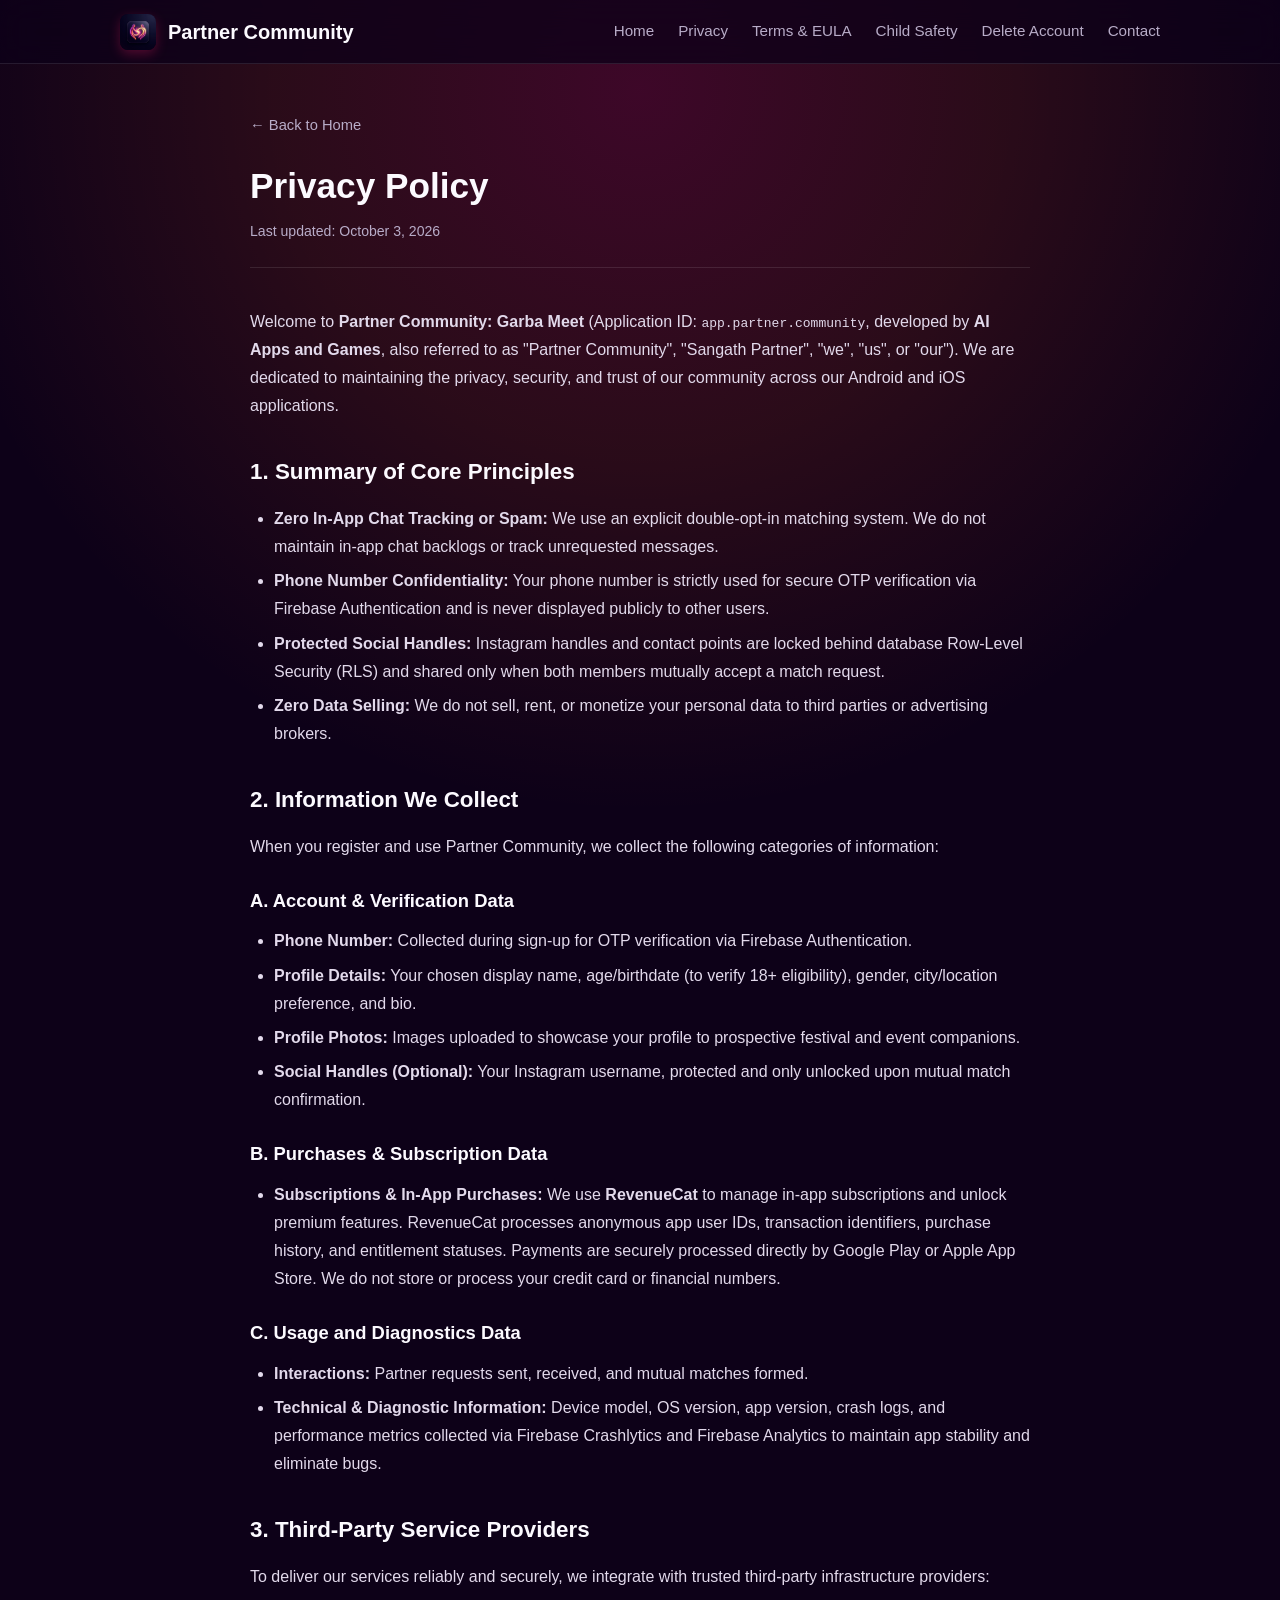
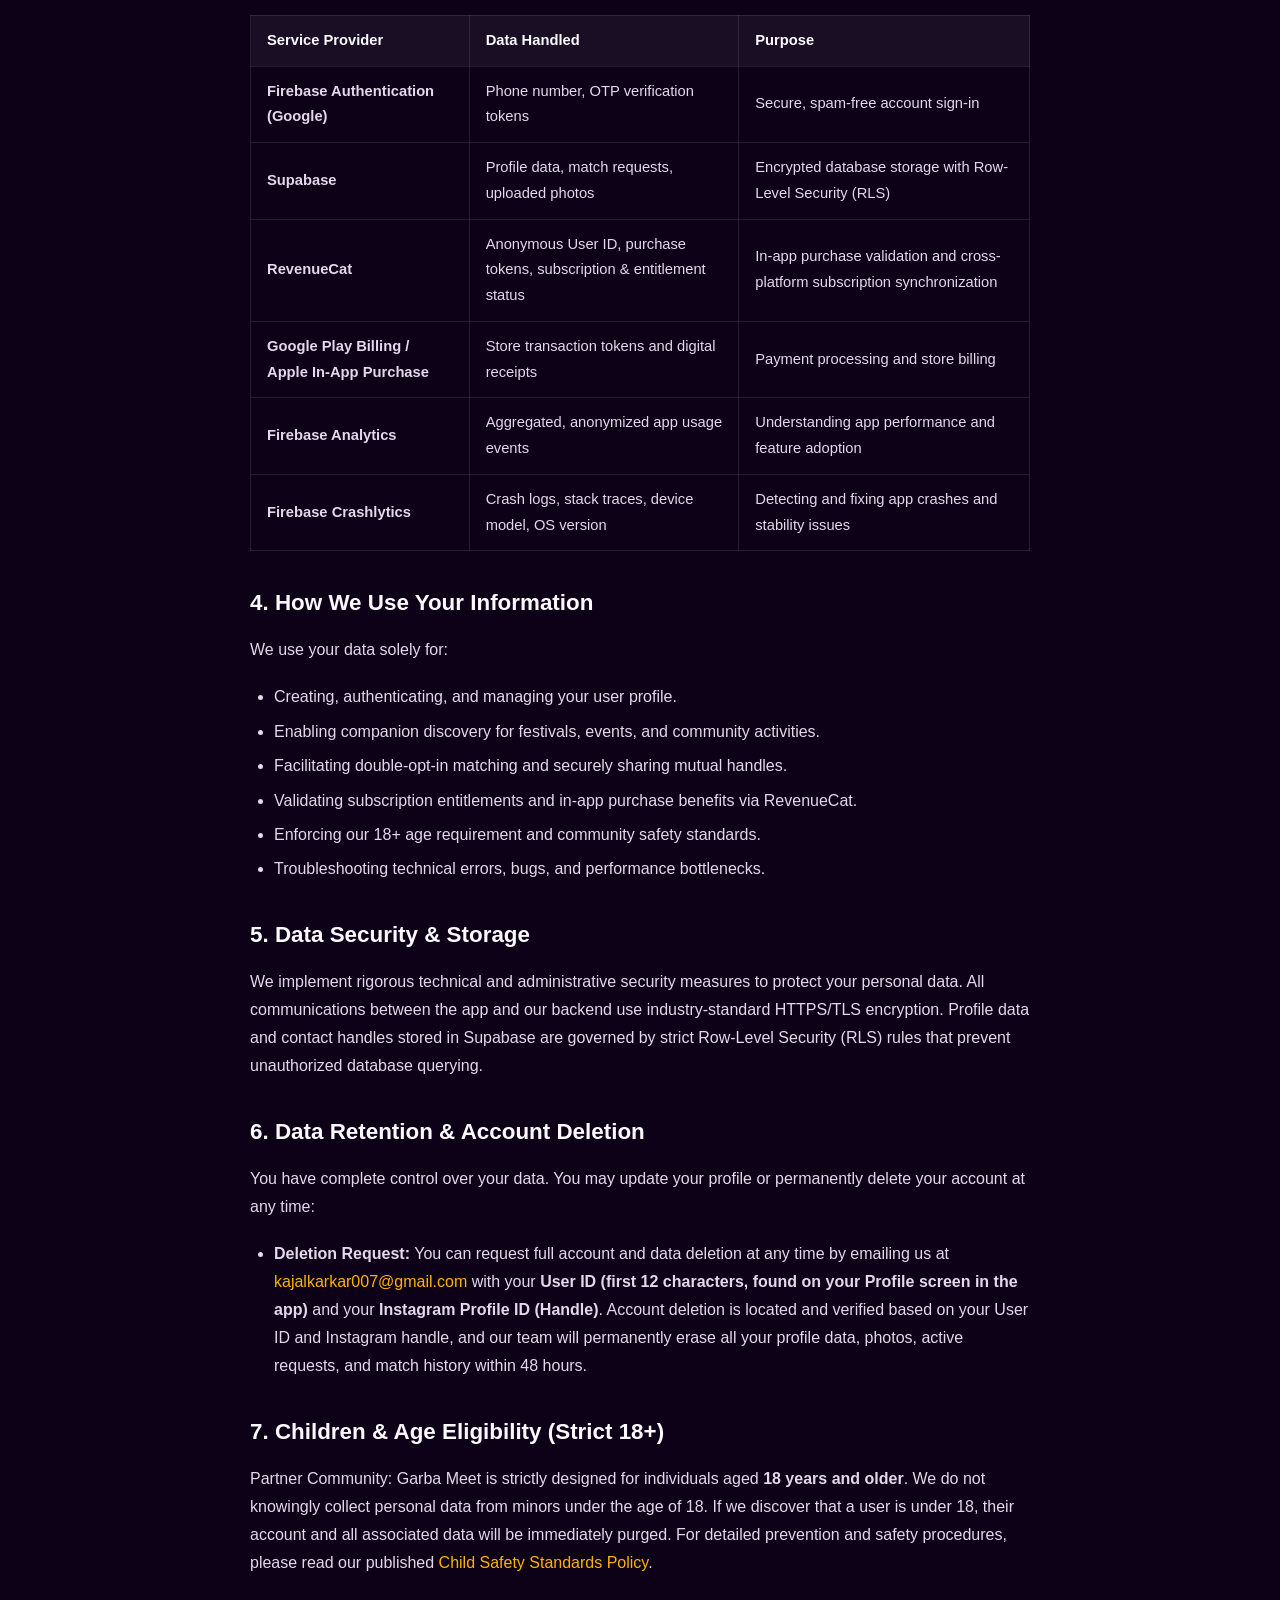
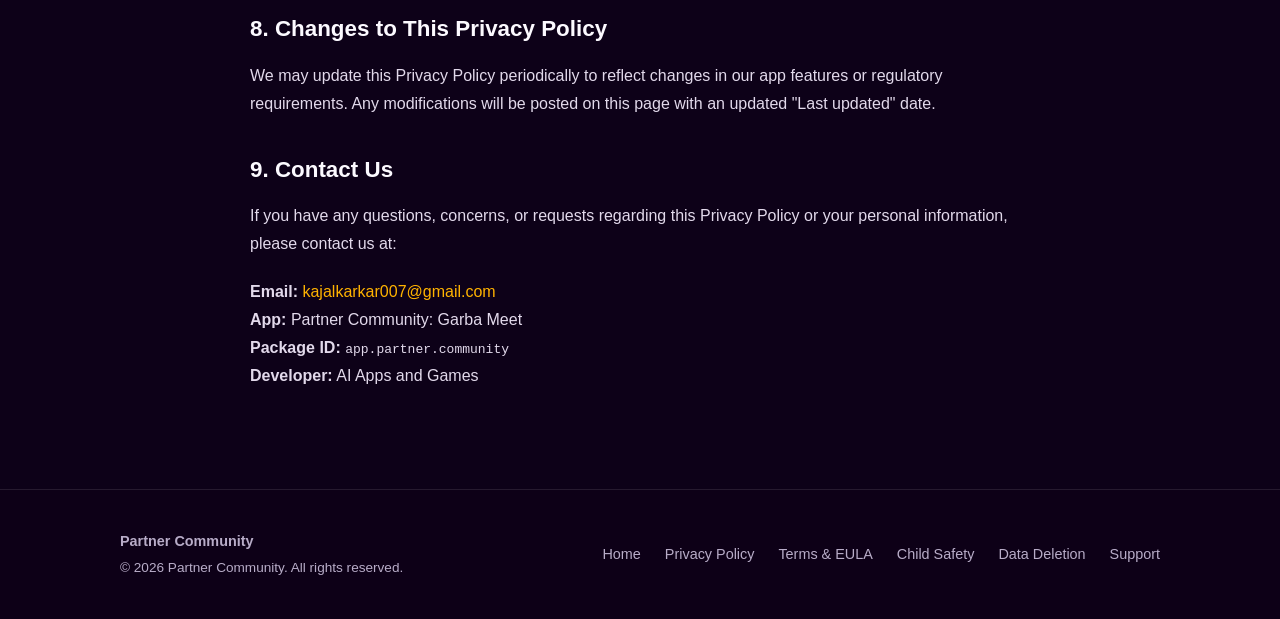
<file: privacy.html>
<!DOCTYPE html>
<html lang="en">
<head>
  <meta charset="UTF-8">
  <meta name="viewport" content="width=device-width, initial-scale=1.0">
  <title>Privacy Policy — Partner Community</title>
  <meta name="description" content="Privacy Policy for Partner Community (Sangath Partner) application on Android and iOS.">
  <link rel="icon" type="image/png" href="assets/play_store_icon_512x512.png">
  <link rel="stylesheet" href="styles.css">
</head>
<body>

  <!-- Header / Navigation -->
  <header class="header">
    <div class="nav-container">
      <a href="index.html" class="brand">
        <img src="assets/play_store_icon_512x512.png" alt="Partner Community Logo" class="brand-icon">
        <span>Partner Community</span>
      </a>
      <nav class="nav-links">
        <a href="index.html" class="nav-link">Home</a>
        <a href="privacy.html" class="nav-link active">Privacy</a>
        <a href="terms.html" class="nav-link">Terms & EULA</a>
        <a href="child-safety.html" class="nav-link">Child Safety</a>
        <a href="delete-account.html" class="nav-link">Delete Account</a>
        <a href="mailto:kajalkarkar007@gmail.com" class="nav-link">Contact</a>
      </nav>
    </div>
  </header>

  <main class="container">
    <div class="legal-page">
      <div class="legal-header">
        <a href="index.html" class="back-link">← Back to Home</a>
        <h1 class="legal-title">Privacy Policy</h1>
        <p class="legal-date">Last updated: October 3, 2026</p>
      </div>

      <article class="legal-content">
        <p>
          Welcome to <strong>Partner Community: Garba Meet</strong> (Application ID: <code>app.partner.community</code>, developed by <strong>AI Apps and Games</strong>, also referred to as "Partner Community", "Sangath Partner", "we", "us", or "our"). We are dedicated to maintaining the privacy, security, and trust of our community across our Android and iOS applications.
        </p>

        <h2>1. Summary of Core Principles</h2>
        <ul>
          <li><strong>Zero In-App Chat Tracking or Spam:</strong> We use an explicit double-opt-in matching system. We do not maintain in-app chat backlogs or track unrequested messages.</li>
          <li><strong>Phone Number Confidentiality:</strong> Your phone number is strictly used for secure OTP verification via Firebase Authentication and is never displayed publicly to other users.</li>
          <li><strong>Protected Social Handles:</strong> Instagram handles and contact points are locked behind database Row-Level Security (RLS) and shared only when both members mutually accept a match request.</li>
          <li><strong>Zero Data Selling:</strong> We do not sell, rent, or monetize your personal data to third parties or advertising brokers.</li>
        </ul>

        <h2>2. Information We Collect</h2>
        <p>When you register and use Partner Community, we collect the following categories of information:</p>
        
        <h3>A. Account & Verification Data</h3>
        <ul>
          <li><strong>Phone Number:</strong> Collected during sign-up for OTP verification via Firebase Authentication.</li>
          <li><strong>Profile Details:</strong> Your chosen display name, age/birthdate (to verify 18+ eligibility), gender, city/location preference, and bio.</li>
          <li><strong>Profile Photos:</strong> Images uploaded to showcase your profile to prospective festival and event companions.</li>
          <li><strong>Social Handles (Optional):</strong> Your Instagram username, protected and only unlocked upon mutual match confirmation.</li>
        </ul>

        <h3>B. Purchases & Subscription Data</h3>
        <ul>
          <li><strong>Subscriptions & In-App Purchases:</strong> We use <strong>RevenueCat</strong> to manage in-app subscriptions and unlock premium features. RevenueCat processes anonymous app user IDs, transaction identifiers, purchase history, and entitlement statuses. Payments are securely processed directly by Google Play or Apple App Store. We do not store or process your credit card or financial numbers.</li>
        </ul>

        <h3>C. Usage and Diagnostics Data</h3>
        <ul>
          <li><strong>Interactions:</strong> Partner requests sent, received, and mutual matches formed.</li>
          <li><strong>Technical & Diagnostic Information:</strong> Device model, OS version, app version, crash logs, and performance metrics collected via Firebase Crashlytics and Firebase Analytics to maintain app stability and eliminate bugs.</li>
        </ul>

        <h2>3. Third-Party Service Providers</h2>
        <p>To deliver our services reliably and securely, we integrate with trusted third-party infrastructure providers:</p>

        <table>
          <thead>
            <tr>
              <th>Service Provider</th>
              <th>Data Handled</th>
              <th>Purpose</th>
            </tr>
          </thead>
          <tbody>
            <tr>
              <td><strong>Firebase Authentication (Google)</strong></td>
              <td>Phone number, OTP verification tokens</td>
              <td>Secure, spam-free account sign-in</td>
            </tr>
            <tr>
              <td><strong>Supabase</strong></td>
              <td>Profile data, match requests, uploaded photos</td>
              <td>Encrypted database storage with Row-Level Security (RLS)</td>
            </tr>
            <tr>
              <td><strong>RevenueCat</strong></td>
              <td>Anonymous User ID, purchase tokens, subscription & entitlement status</td>
              <td>In-app purchase validation and cross-platform subscription synchronization</td>
            </tr>
            <tr>
              <td><strong>Google Play Billing / Apple In-App Purchase</strong></td>
              <td>Store transaction tokens and digital receipts</td>
              <td>Payment processing and store billing</td>
            </tr>
            <tr>
              <td><strong>Firebase Analytics</strong></td>
              <td>Aggregated, anonymized app usage events</td>
              <td>Understanding app performance and feature adoption</td>
            </tr>
            <tr>
              <td><strong>Firebase Crashlytics</strong></td>
              <td>Crash logs, stack traces, device model, OS version</td>
              <td>Detecting and fixing app crashes and stability issues</td>
            </tr>
          </tbody>
        </table>

        <h2>4. How We Use Your Information</h2>
        <p>We use your data solely for:</p>
        <ul>
          <li>Creating, authenticating, and managing your user profile.</li>
          <li>Enabling companion discovery for festivals, events, and community activities.</li>
          <li>Facilitating double-opt-in matching and securely sharing mutual handles.</li>
          <li>Validating subscription entitlements and in-app purchase benefits via RevenueCat.</li>
          <li>Enforcing our 18+ age requirement and community safety standards.</li>
          <li>Troubleshooting technical errors, bugs, and performance bottlenecks.</li>
        </ul>

        <h2>5. Data Security & Storage</h2>
        <p>
          We implement rigorous technical and administrative security measures to protect your personal data. All communications between the app and our backend use industry-standard HTTPS/TLS encryption. Profile data and contact handles stored in Supabase are governed by strict Row-Level Security (RLS) rules that prevent unauthorized database querying.
        </p>

        <h2 id="deletion">6. Data Retention & Account Deletion</h2>
        <p>
          You have complete control over your data. You may update your profile or permanently delete your account at any time:
        </p>
        <ul>
          <li><strong>Deletion Request:</strong> You can request full account and data deletion at any time by emailing us at <a href="mailto:kajalkarkar007@gmail.com">kajalkarkar007@gmail.com</a> with your <strong>User ID (first 12 characters, found on your Profile screen in the app)</strong> and your <strong>Instagram Profile ID (Handle)</strong>. Account deletion is located and verified based on your User ID and Instagram handle, and our team will permanently erase all your profile data, photos, active requests, and match history within 48 hours.</li>
        </ul>

        <h2>7. Children & Age Eligibility (Strict 18+)</h2>
        <p>
          Partner Community: Garba Meet is strictly designed for individuals aged <strong>18 years and older</strong>. We do not knowingly collect personal data from minors under the age of 18. If we discover that a user is under 18, their account and all associated data will be immediately purged. For detailed prevention and safety procedures, please read our published <a href="child-safety.html">Child Safety Standards Policy</a>.
        </p>

        <h2>8. Changes to This Privacy Policy</h2>
        <p>
          We may update this Privacy Policy periodically to reflect changes in our app features or regulatory requirements. Any modifications will be posted on this page with an updated "Last updated" date.
        </p>

        <h2>9. Contact Us</h2>
        <p>
          If you have any questions, concerns, or requests regarding this Privacy Policy or your personal information, please contact us at:
        </p>
        <p>
          <strong>Email:</strong> <a href="mailto:kajalkarkar007@gmail.com">kajalkarkar007@gmail.com</a><br>
          <strong>App:</strong> Partner Community: Garba Meet<br>
          <strong>Package ID:</strong> <code>app.partner.community</code><br>
          <strong>Developer:</strong> AI Apps and Games
        </p>
      </article>
    </div>
  </main>

  <!-- Footer -->
  <footer class="footer">
    <div class="footer-container">
      <div>
        <p><strong>Partner Community</strong></p>
        <p style="font-size: 0.85rem; color: var(--text-muted); margin-top: 0.25rem;">
          &copy; 2026 Partner Community. All rights reserved.
        </p>
      </div>
      <div class="footer-links">
        <a href="index.html" class="footer-link">Home</a>
        <a href="privacy.html" class="footer-link">Privacy Policy</a>
        <a href="terms.html" class="footer-link">Terms & EULA</a>
        <a href="child-safety.html" class="footer-link">Child Safety</a>
        <a href="delete-account.html" class="footer-link">Data Deletion</a>
        <a href="mailto:kajalkarkar007@gmail.com" class="footer-link">Support</a>
      </div>
    </div>
  </footer>

</body>
</html>
</file>
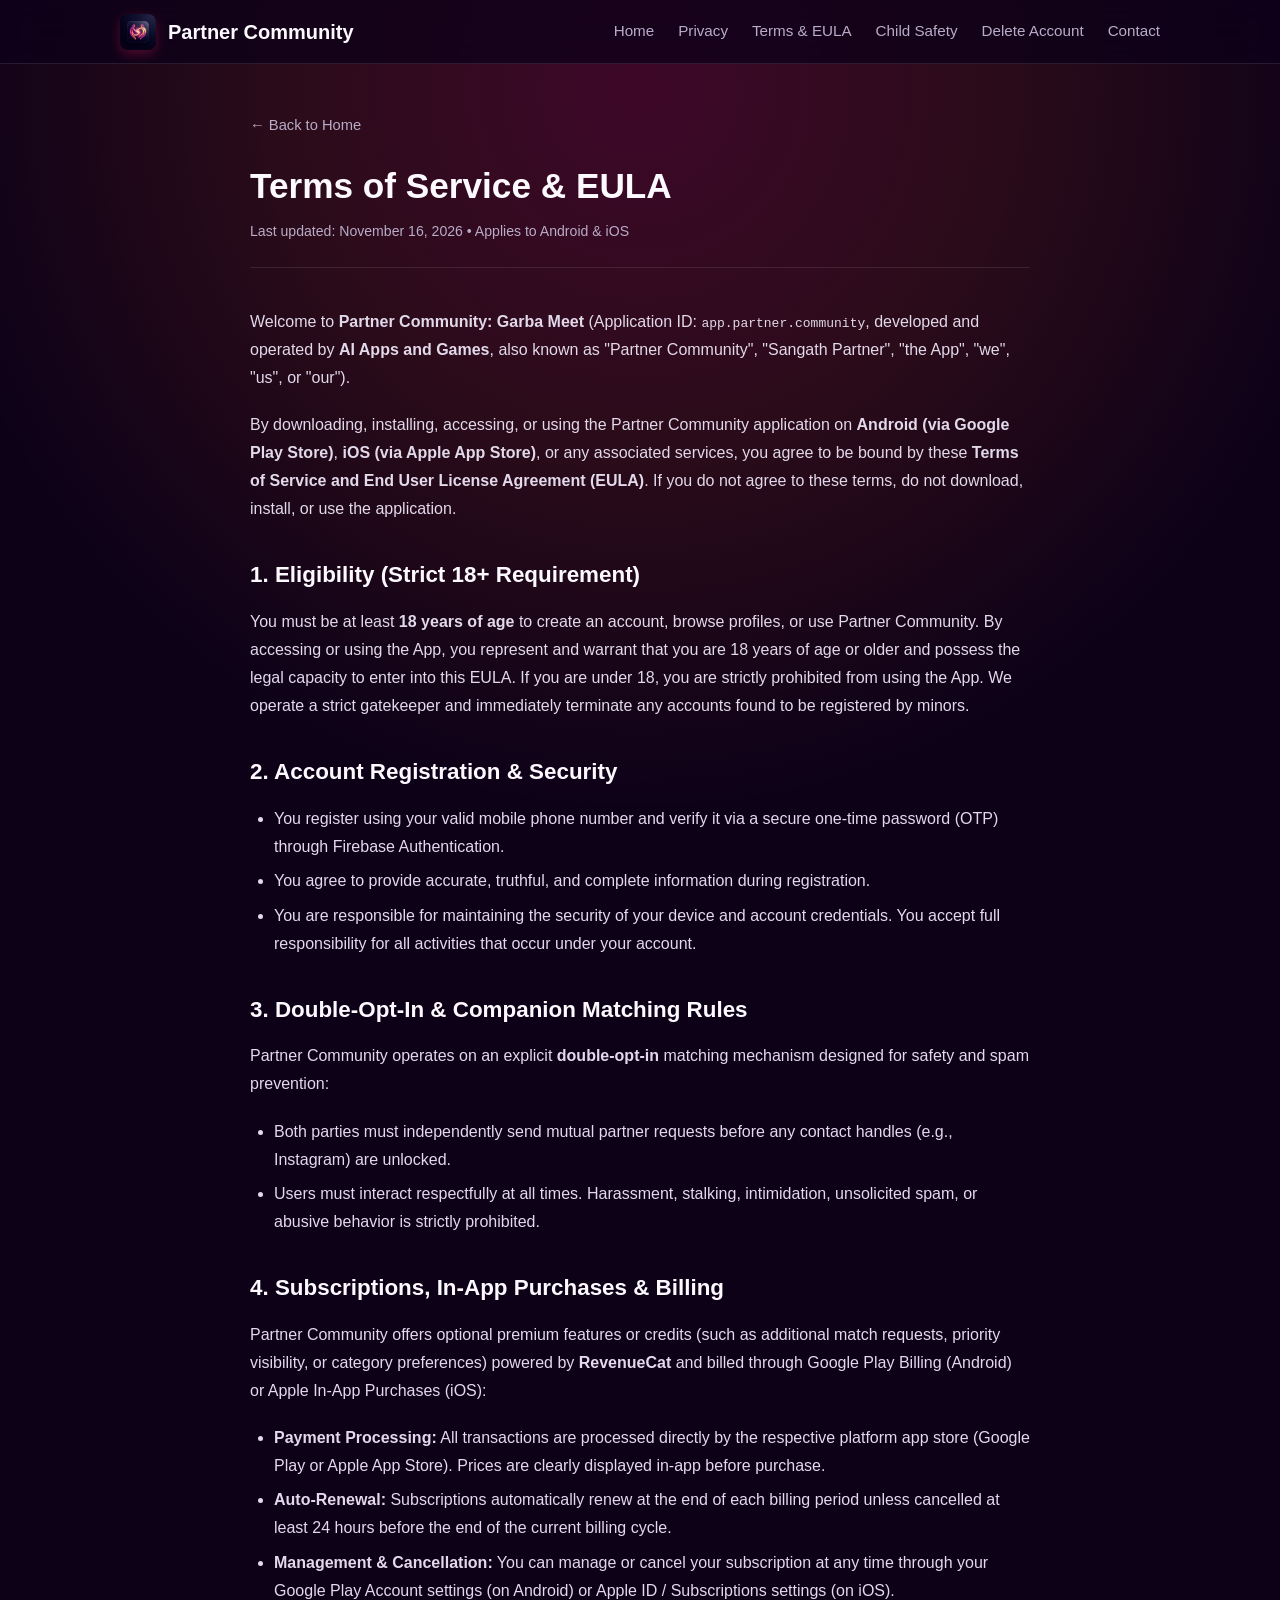
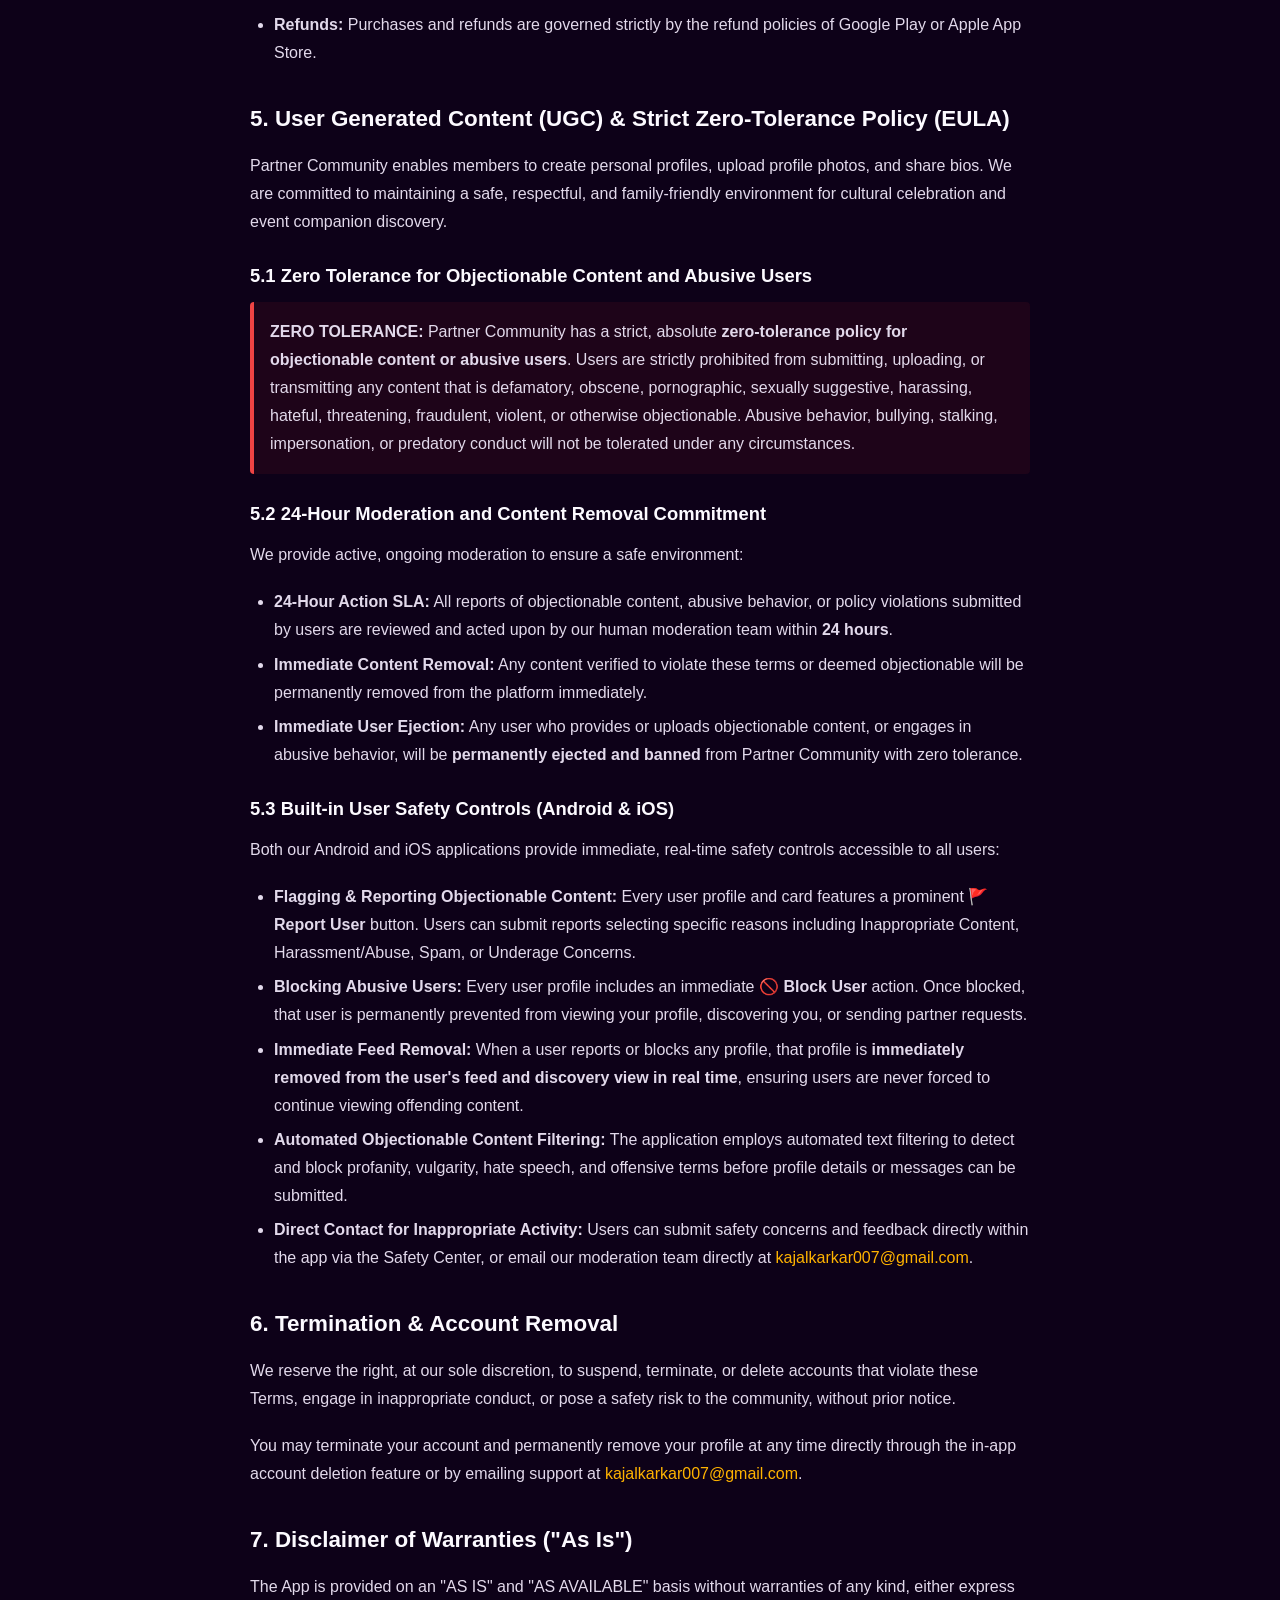
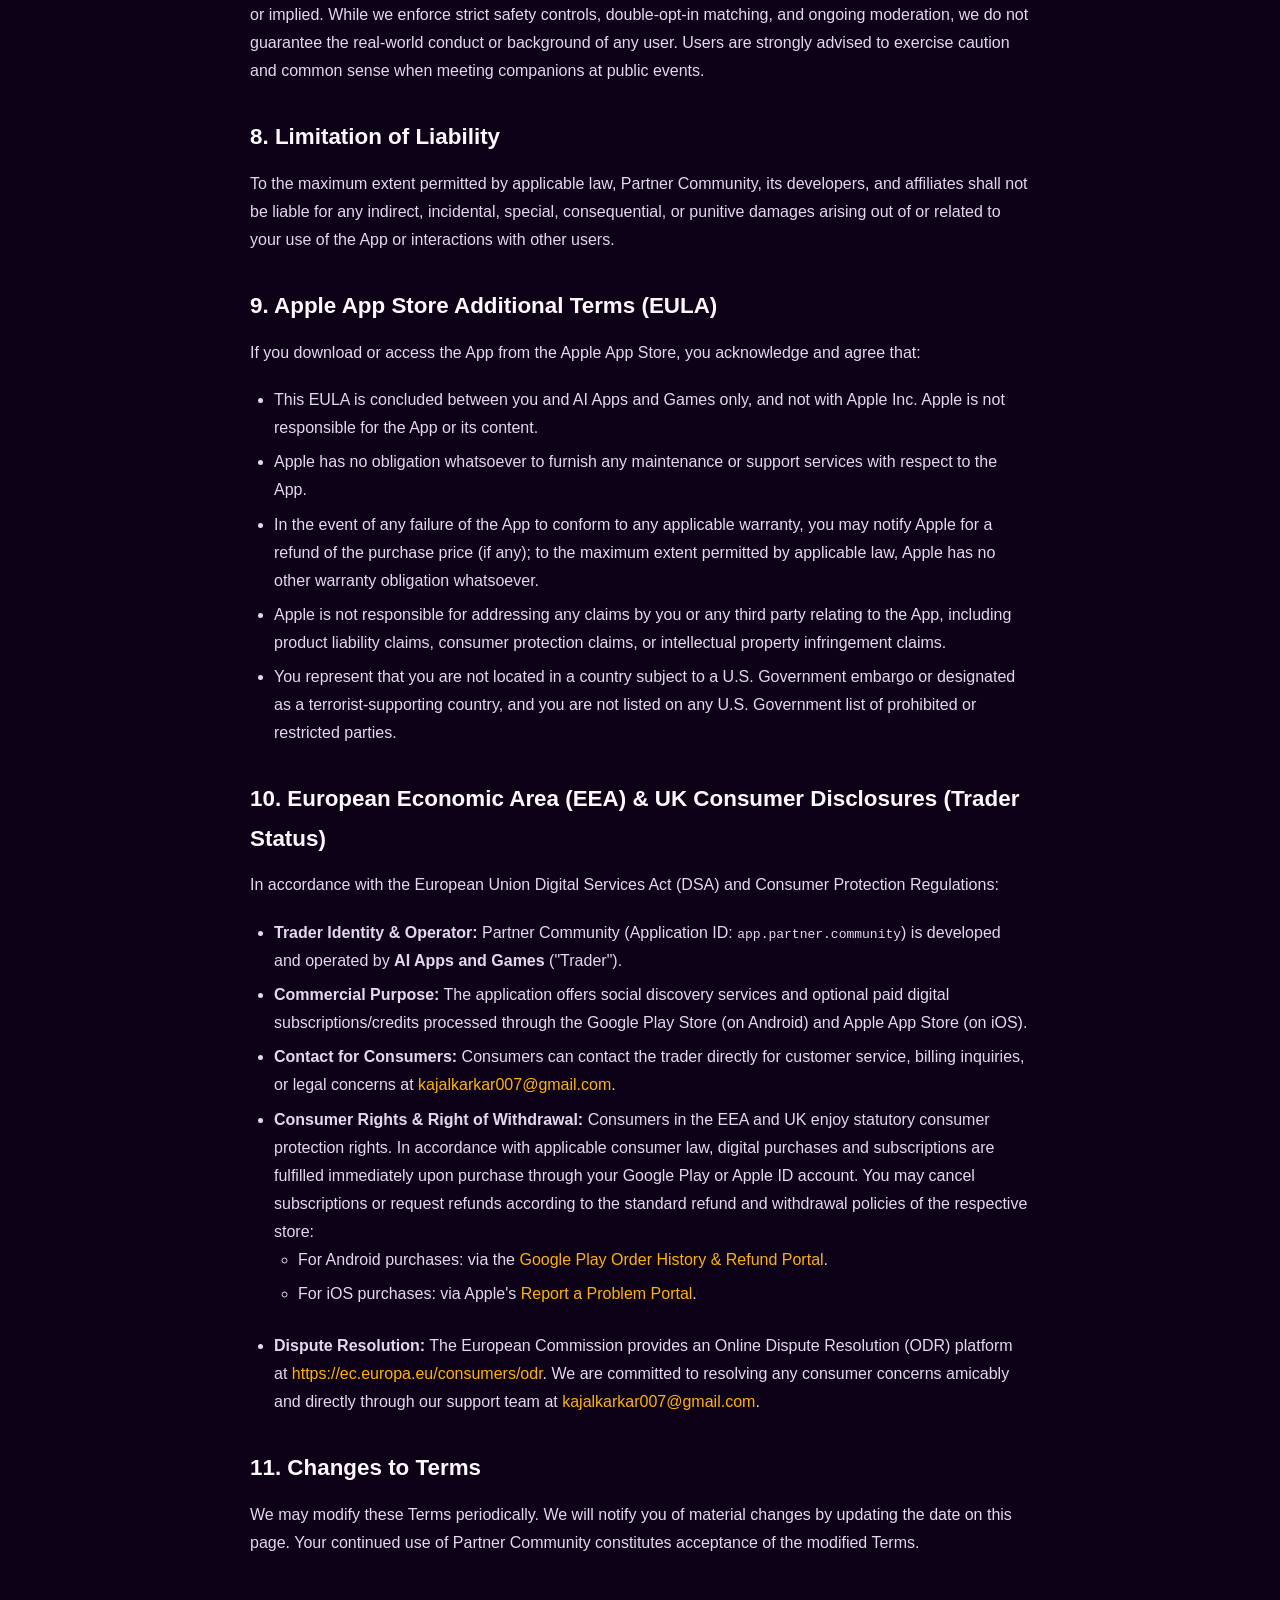
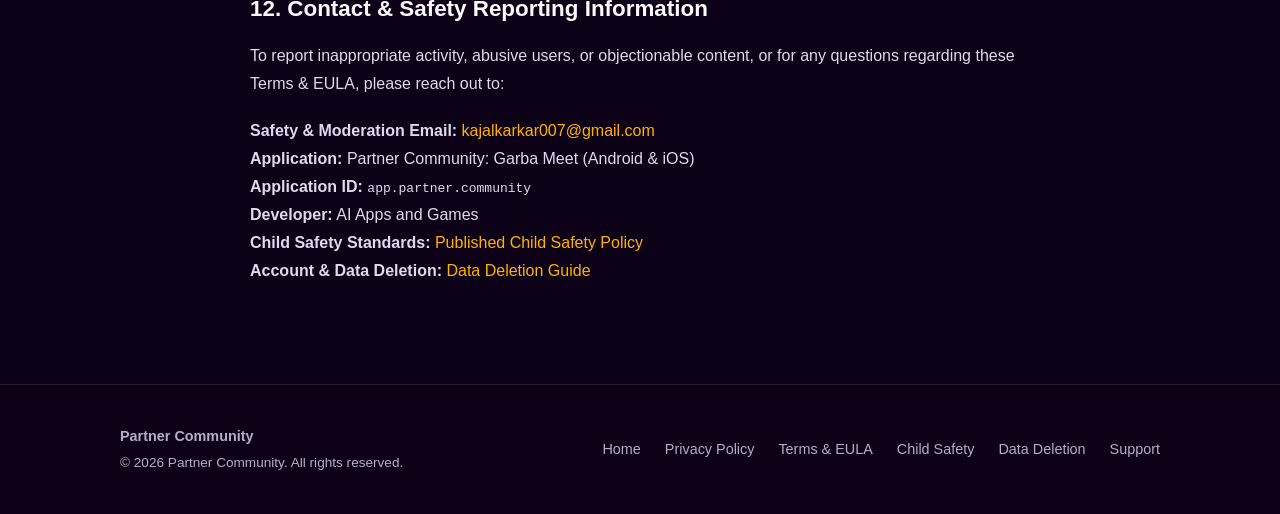
<file: terms.html>
<!DOCTYPE html>
<html lang="en">
<head>
  <meta charset="UTF-8">
  <meta name="viewport" content="width=device-width, initial-scale=1.0">
  <title>Terms of Service & End User License Agreement (EULA) — Partner Community</title>
  <meta name="description" content="Terms of Service and End User License Agreement (EULA) for Partner Community application on Android (Google Play) and iOS (Apple App Store).">
  <link rel="icon" type="image/png" href="assets/play_store_icon_512x512.png">
  <link rel="stylesheet" href="styles.css">
</head>
<body>

  <!-- Header / Navigation -->
  <header class="header">
    <div class="nav-container">
      <a href="index.html" class="brand">
        <img src="assets/play_store_icon_512x512.png" alt="Partner Community Logo" class="brand-icon">
        <span>Partner Community</span>
      </a>
      <nav class="nav-links">
        <a href="index.html" class="nav-link">Home</a>
        <a href="privacy.html" class="nav-link">Privacy</a>
        <a href="terms.html" class="nav-link active">Terms & EULA</a>
        <a href="child-safety.html" class="nav-link">Child Safety</a>
        <a href="delete-account.html" class="nav-link">Delete Account</a>
        <a href="mailto:kajalkarkar007@gmail.com" class="nav-link">Contact</a>
      </nav>
    </div>
  </header>

  <main class="container">
    <div class="legal-page">
      <div class="legal-header">
        <a href="index.html" class="back-link">← Back to Home</a>
        <h1 class="legal-title">Terms of Service & EULA</h1>
        <p class="legal-date">Last updated: November 16, 2026 • Applies to Android & iOS</p>
      </div>

      <article class="legal-content">
        <p>
          Welcome to <strong>Partner Community: Garba Meet</strong> (Application ID: <code>app.partner.community</code>, developed and operated by <strong>AI Apps and Games</strong>, also known as "Partner Community", "Sangath Partner", "the App", "we", "us", or "our").
        </p>
        <p>
          By downloading, installing, accessing, or using the Partner Community application on <strong>Android (via Google Play Store)</strong>, <strong>iOS (via Apple App Store)</strong>, or any associated services, you agree to be bound by these <strong>Terms of Service and End User License Agreement (EULA)</strong>. If you do not agree to these terms, do not download, install, or use the application.
        </p>

        <h2>1. Eligibility (Strict 18+ Requirement)</h2>
        <p>
          You must be at least <strong>18 years of age</strong> to create an account, browse profiles, or use Partner Community. By accessing or using the App, you represent and warrant that you are 18 years of age or older and possess the legal capacity to enter into this EULA. If you are under 18, you are strictly prohibited from using the App. We operate a strict gatekeeper and immediately terminate any accounts found to be registered by minors.
        </p>

        <h2>2. Account Registration & Security</h2>
        <ul>
          <li>You register using your valid mobile phone number and verify it via a secure one-time password (OTP) through Firebase Authentication.</li>
          <li>You agree to provide accurate, truthful, and complete information during registration.</li>
          <li>You are responsible for maintaining the security of your device and account credentials. You accept full responsibility for all activities that occur under your account.</li>
        </ul>

        <h2>3. Double-Opt-In & Companion Matching Rules</h2>
        <p>
          Partner Community operates on an explicit <strong>double-opt-in</strong> matching mechanism designed for safety and spam prevention:
        </p>
        <ul>
          <li>Both parties must independently send mutual partner requests before any contact handles (e.g., Instagram) are unlocked.</li>
          <li>Users must interact respectfully at all times. Harassment, stalking, intimidation, unsolicited spam, or abusive behavior is strictly prohibited.</li>
        </ul>

        <h2>4. Subscriptions, In-App Purchases & Billing</h2>
        <p>
          Partner Community offers optional premium features or credits (such as additional match requests, priority visibility, or category preferences) powered by <strong>RevenueCat</strong> and billed through Google Play Billing (Android) or Apple In-App Purchases (iOS):
        </p>
        <ul>
          <li><strong>Payment Processing:</strong> All transactions are processed directly by the respective platform app store (Google Play or Apple App Store). Prices are clearly displayed in-app before purchase.</li>
          <li><strong>Auto-Renewal:</strong> Subscriptions automatically renew at the end of each billing period unless cancelled at least 24 hours before the end of the current billing cycle.</li>
          <li><strong>Management & Cancellation:</strong> You can manage or cancel your subscription at any time through your Google Play Account settings (on Android) or Apple ID / Subscriptions settings (on iOS).</li>
          <li><strong>Refunds:</strong> Purchases and refunds are governed strictly by the refund policies of Google Play or Apple App Store.</li>
        </ul>

        <h2>5. User Generated Content (UGC) & Strict Zero-Tolerance Policy (EULA)</h2>
        <p>
          Partner Community enables members to create personal profiles, upload profile photos, and share bios. We are committed to maintaining a safe, respectful, and family-friendly environment for cultural celebration and event companion discovery.
        </p>

        <h3>5.1 Zero Tolerance for Objectionable Content and Abusive Users</h3>
        <p style="background: rgba(220, 38, 38, 0.08); border-left: 4px solid #ef4444; padding: 1rem; border-radius: 4px;">
          <strong>ZERO TOLERANCE:</strong> Partner Community has a strict, absolute <strong>zero-tolerance policy for objectionable content or abusive users</strong>. Users are strictly prohibited from submitting, uploading, or transmitting any content that is defamatory, obscene, pornographic, sexually suggestive, harassing, hateful, threatening, fraudulent, violent, or otherwise objectionable. Abusive behavior, bullying, stalking, impersonation, or predatory conduct will not be tolerated under any circumstances.
        </p>

        <h3>5.2 24-Hour Moderation and Content Removal Commitment</h3>
        <p>
          We provide active, ongoing moderation to ensure a safe environment:
        </p>
        <ul>
          <li><strong>24-Hour Action SLA:</strong> All reports of objectionable content, abusive behavior, or policy violations submitted by users are reviewed and acted upon by our human moderation team within <strong>24 hours</strong>.</li>
          <li><strong>Immediate Content Removal:</strong> Any content verified to violate these terms or deemed objectionable will be permanently removed from the platform immediately.</li>
          <li><strong>Immediate User Ejection:</strong> Any user who provides or uploads objectionable content, or engages in abusive behavior, will be <strong>permanently ejected and banned</strong> from Partner Community with zero tolerance.</li>
        </ul>

        <h3>5.3 Built-in User Safety Controls (Android & iOS)</h3>
        <p>
          Both our Android and iOS applications provide immediate, real-time safety controls accessible to all users:
        </p>
        <ul>
          <li><strong>Flagging & Reporting Objectionable Content:</strong> Every user profile and card features a prominent <strong>🚩 Report User</strong> button. Users can submit reports selecting specific reasons including Inappropriate Content, Harassment/Abuse, Spam, or Underage Concerns.</li>
          <li><strong>Blocking Abusive Users:</strong> Every user profile includes an immediate <strong>🚫 Block User</strong> action. Once blocked, that user is permanently prevented from viewing your profile, discovering you, or sending partner requests.</li>
          <li><strong>Immediate Feed Removal:</strong> When a user reports or blocks any profile, that profile is <strong>immediately removed from the user's feed and discovery view in real time</strong>, ensuring users are never forced to continue viewing offending content.</li>
          <li><strong>Automated Objectionable Content Filtering:</strong> The application employs automated text filtering to detect and block profanity, vulgarity, hate speech, and offensive terms before profile details or messages can be submitted.</li>
          <li><strong>Direct Contact for Inappropriate Activity:</strong> Users can submit safety concerns and feedback directly within the app via the Safety Center, or email our moderation team directly at <a href="mailto:kajalkarkar007@gmail.com">kajalkarkar007@gmail.com</a>.</li>
        </ul>

        <h2>6. Termination & Account Removal</h2>
        <p>
          We reserve the right, at our sole discretion, to suspend, terminate, or delete accounts that violate these Terms, engage in inappropriate conduct, or pose a safety risk to the community, without prior notice.
        </p>
        <p>
          You may terminate your account and permanently remove your profile at any time directly through the in-app account deletion feature or by emailing support at <a href="mailto:kajalkarkar007@gmail.com">kajalkarkar007@gmail.com</a>.
        </p>

        <h2>7. Disclaimer of Warranties ("As Is")</h2>
        <p>
          The App is provided on an "AS IS" and "AS AVAILABLE" basis without warranties of any kind, either express or implied. While we enforce strict safety controls, double-opt-in matching, and ongoing moderation, we do not guarantee the real-world conduct or background of any user. Users are strongly advised to exercise caution and common sense when meeting companions at public events.
        </p>

        <h2>8. Limitation of Liability</h2>
        <p>
          To the maximum extent permitted by applicable law, Partner Community, its developers, and affiliates shall not be liable for any indirect, incidental, special, consequential, or punitive damages arising out of or related to your use of the App or interactions with other users.
        </p>

        <h2>9. Apple App Store Additional Terms (EULA)</h2>
        <p>
          If you download or access the App from the Apple App Store, you acknowledge and agree that:
        </p>
        <ul>
          <li>This EULA is concluded between you and AI Apps and Games only, and not with Apple Inc. Apple is not responsible for the App or its content.</li>
          <li>Apple has no obligation whatsoever to furnish any maintenance or support services with respect to the App.</li>
          <li>In the event of any failure of the App to conform to any applicable warranty, you may notify Apple for a refund of the purchase price (if any); to the maximum extent permitted by applicable law, Apple has no other warranty obligation whatsoever.</li>
          <li>Apple is not responsible for addressing any claims by you or any third party relating to the App, including product liability claims, consumer protection claims, or intellectual property infringement claims.</li>
          <li>You represent that you are not located in a country subject to a U.S. Government embargo or designated as a terrorist-supporting country, and you are not listed on any U.S. Government list of prohibited or restricted parties.</li>
        </ul>

        <h2>10. European Economic Area (EEA) & UK Consumer Disclosures (Trader Status)</h2>
        <p>
          In accordance with the European Union Digital Services Act (DSA) and Consumer Protection Regulations:
        </p>
        <ul>
          <li><strong>Trader Identity & Operator:</strong> Partner Community (Application ID: <code>app.partner.community</code>) is developed and operated by <strong>AI Apps and Games</strong> ("Trader").</li>
          <li><strong>Commercial Purpose:</strong> The application offers social discovery services and optional paid digital subscriptions/credits processed through the Google Play Store (on Android) and Apple App Store (on iOS).</li>
          <li><strong>Contact for Consumers:</strong> Consumers can contact the trader directly for customer service, billing inquiries, or legal concerns at <a href="mailto:kajalkarkar007@gmail.com">kajalkarkar007@gmail.com</a>.</li>
          <li><strong>Consumer Rights & Right of Withdrawal:</strong> Consumers in the EEA and UK enjoy statutory consumer protection rights. In accordance with applicable consumer law, digital purchases and subscriptions are fulfilled immediately upon purchase through your Google Play or Apple ID account. You may cancel subscriptions or request refunds according to the standard refund and withdrawal policies of the respective store:
            <ul>
              <li>For Android purchases: via the <a href="https://play.google.com/store/account/orderhistory" target="_blank" rel="noopener">Google Play Order History & Refund Portal</a>.</li>
              <li>For iOS purchases: via Apple's <a href="https://reportaproblem.apple.com" target="_blank" rel="noopener">Report a Problem Portal</a>.</li>
            </ul>
          </li>
          <li><strong>Dispute Resolution:</strong> The European Commission provides an Online Dispute Resolution (ODR) platform at <a href="https://ec.europa.eu/consumers/odr" target="_blank" rel="noopener">https://ec.europa.eu/consumers/odr</a>. We are committed to resolving any consumer concerns amicably and directly through our support team at <a href="mailto:kajalkarkar007@gmail.com">kajalkarkar007@gmail.com</a>.</li>
        </ul>

        <h2>11. Changes to Terms</h2>
        <p>
          We may modify these Terms periodically. We will notify you of material changes by updating the date on this page. Your continued use of Partner Community constitutes acceptance of the modified Terms.
        </p>

        <h2>12. Contact & Safety Reporting Information</h2>
        <p>
          To report inappropriate activity, abusive users, or objectionable content, or for any questions regarding these Terms & EULA, please reach out to:
        </p>
        <p>
          <strong>Safety & Moderation Email:</strong> <a href="mailto:kajalkarkar007@gmail.com">kajalkarkar007@gmail.com</a><br>
          <strong>Application:</strong> Partner Community: Garba Meet (Android & iOS)<br>
          <strong>Application ID:</strong> <code>app.partner.community</code><br>
          <strong>Developer:</strong> AI Apps and Games<br>
          <strong>Child Safety Standards:</strong> <a href="child-safety.html">Published Child Safety Policy</a><br>
          <strong>Account & Data Deletion:</strong> <a href="delete-account.html">Data Deletion Guide</a>
        </p>
      </article>
    </div>
  </main>

  <!-- Footer -->
  <footer class="footer">
    <div class="footer-container">
      <div>
        <p><strong>Partner Community</strong></p>
        <p style="font-size: 0.85rem; color: var(--text-muted); margin-top: 0.25rem;">
          &copy; 2026 Partner Community. All rights reserved.
        </p>
      </div>
      <div class="footer-links">
        <a href="index.html" class="footer-link">Home</a>
        <a href="privacy.html" class="footer-link">Privacy Policy</a>
        <a href="terms.html" class="footer-link">Terms & EULA</a>
        <a href="child-safety.html" class="footer-link">Child Safety</a>
        <a href="delete-account.html" class="footer-link">Data Deletion</a>
        <a href="mailto:kajalkarkar007@gmail.com" class="footer-link">Support</a>
      </div>
    </div>
  </footer>

</body>
</html>
</file>
<file: styles.css>
:root {
  --bg-primary: #0d0118;
  --bg-secondary: #18052e;
  --bg-card: rgba(38, 14, 66, 0.7);
  --bg-card-hover: rgba(54, 20, 94, 0.85);
  --text-main: #fcfaff;
  --text-muted: #b8acc8;
  --accent-primary: #ff5722;
  --accent-pink: #e91e63;
  --accent-gold: #ffb300;
  --accent-gradient: linear-gradient(135deg, #ff5722 0%, #e91e63 50%, #ff2a6d 100%);
  --gold-gradient: linear-gradient(135deg, #ffb300 0%, #ffd54f 50%, #ff5722 100%);
  --hero-glow: radial-gradient(circle at 50% 10%, rgba(233, 30, 99, 0.22) 0%, rgba(255, 87, 34, 0.12) 35%, rgba(13, 1, 24, 0) 70%);
  --border-subtle: rgba(255, 255, 255, 0.1);
  --border-highlight: rgba(233, 30, 99, 0.35);
  --radius-sm: 8px;
  --radius-md: 16px;
  --radius-lg: 24px;
  --radius-full: 9999px;
  --font-sans: -apple-system, BlinkMacSystemFont, "Segoe UI", Roboto, Helvetica, Arial, sans-serif, "Apple Color Emoji", "Segoe UI Emoji";
}

* {
  box-sizing: border-box;
  margin: 0;
  padding: 0;
}

html {
  font-family: var(--font-sans);
  background-color: var(--bg-primary);
  color: var(--text-main);
  line-height: 1.6;
  scroll-behavior: smooth;
  -webkit-font-smoothing: antialiased;
}

body {
  min-height: 100vh;
  display: flex;
  flex-direction: column;
  background-image: var(--hero-glow);
  background-attachment: fixed;
}

a {
  color: var(--accent-gold);
  text-decoration: none;
  transition: color 0.2s ease, opacity 0.2s ease;
}

a:hover {
  color: #ffe082;
}

/* Header & Navigation */
.header {
  position: sticky;
  top: 0;
  z-index: 100;
  backdrop-filter: blur(16px);
  -webkit-backdrop-filter: blur(16px);
  background: rgba(13, 1, 24, 0.75);
  border-bottom: 1px solid var(--border-subtle);
  padding: 0.85rem 1.5rem;
}

.nav-container {
  max-width: 1040px;
  margin: 0 auto;
  display: flex;
  align-items: center;
  justify-content: space-between;
}

.brand {
  display: flex;
  align-items: center;
  gap: 0.75rem;
  font-weight: 700;
  font-size: 1.25rem;
  color: var(--text-main);
  text-decoration: none;
  transition: opacity 0.2s ease;
}

.brand:hover {
  color: var(--text-main);
  opacity: 0.9;
}

.brand-icon {
  width: 36px;
  height: 36px;
  border-radius: var(--radius-sm);
  box-shadow: 0 4px 12px rgba(233, 30, 99, 0.3);
}

.nav-links {
  display: flex;
  align-items: center;
  gap: 1.5rem;
  font-size: 0.95rem;
}

.nav-link {
  color: var(--text-muted);
}

.nav-link:hover {
  color: var(--text-main);
}

/* Main Container */
.container {
  width: 100%;
  max-width: 1040px;
  margin: 0 auto;
  padding: 0 1.5rem;
}

/* Hero Section */
.hero {
  padding: 4.5rem 0 3rem;
  text-align: center;
}

.hero-pill {
  display: inline-flex;
  align-items: center;
  gap: 0.5rem;
  padding: 0.35rem 1rem;
  background: rgba(233, 30, 99, 0.15);
  border: 1px solid var(--border-highlight);
  border-radius: var(--radius-full);
  font-size: 0.85rem;
  font-weight: 600;
  color: #ff80ab;
  margin-bottom: 1.5rem;
}

.hero-title {
  font-size: clamp(2.2rem, 5vw, 3.6rem);
  font-weight: 800;
  line-height: 1.15;
  letter-spacing: -0.02em;
  margin-bottom: 1.25rem;
}

.gradient-text {
  background: var(--accent-gradient);
  -webkit-background-clip: text;
  -webkit-text-fill-color: transparent;
}

.gold-text {
  background: var(--gold-gradient);
  -webkit-background-clip: text;
  -webkit-text-fill-color: transparent;
}

.hero-subtitle {
  font-size: clamp(1.05rem, 2.5vw, 1.25rem);
  color: var(--text-muted);
  max-width: 680px;
  margin: 0 auto 2.25rem;
}

/* CTA Buttons */
.cta-group {
  display: flex;
  flex-wrap: wrap;
  align-items: center;
  justify-content: center;
  gap: 1rem;
  margin-bottom: 3rem;
}

.btn {
  display: inline-flex;
  align-items: center;
  justify-content: center;
  gap: 0.65rem;
  padding: 0.85rem 1.75rem;
  font-size: 1rem;
  font-weight: 600;
  border-radius: var(--radius-full);
  transition: all 0.2s ease;
  cursor: pointer;
  border: 1px solid transparent;
}

.btn-primary {
  background: var(--accent-gradient);
  color: #ffffff;
  box-shadow: 0 6px 20px rgba(233, 30, 99, 0.4);
}

.btn-primary:hover {
  transform: translateY(-2px);
  box-shadow: 0 8px 25px rgba(255, 87, 34, 0.5);
  color: #ffffff;
}

.btn-secondary {
  background: rgba(255, 255, 255, 0.07);
  color: var(--text-main);
  border-color: var(--border-subtle);
  backdrop-filter: blur(8px);
}

.btn-secondary:hover {
  background: rgba(255, 255, 255, 0.12);
  border-color: rgba(255, 255, 255, 0.25);
  transform: translateY(-2px);
  color: var(--text-main);
}

.btn svg {
  width: 20px;
  height: 20px;
  fill: currentColor;
}

/* Highlights Bar */
.highlights-bar {
  display: flex;
  flex-wrap: wrap;
  justify-content: center;
  gap: 1.5rem;
  padding: 1.25rem;
  background: var(--bg-card);
  border: 1px solid var(--border-subtle);
  border-radius: var(--radius-lg);
  margin-bottom: 4.5rem;
}

.highlight-item {
  display: flex;
  align-items: center;
  gap: 0.6rem;
  font-size: 0.92rem;
  font-weight: 500;
  color: var(--text-muted);
}

.highlight-item strong {
  color: var(--text-main);
}

/* Section Header */
.section {
  padding: 3.5rem 0;
}

.section-header {
  text-align: center;
  margin-bottom: 2.75rem;
}

.section-tag {
  text-transform: uppercase;
  font-size: 0.8rem;
  letter-spacing: 0.1em;
  font-weight: 700;
  color: var(--accent-gold);
  margin-bottom: 0.5rem;
}

.section-title {
  font-size: clamp(1.75rem, 3.5vw, 2.35rem);
  font-weight: 700;
  letter-spacing: -0.01em;
  margin-bottom: 0.75rem;
}

.section-description {
  font-size: 1.05rem;
  color: var(--text-muted);
  max-width: 600px;
  margin: 0 auto;
}

/* Features Grid */
.features-grid {
  display: grid;
  grid-template-columns: repeat(auto-fit, minmax(300px, 1fr));
  gap: 1.5rem;
}

.feature-card {
  background: var(--bg-card);
  border: 1px solid var(--border-subtle);
  border-radius: var(--radius-md);
  padding: 1.75rem;
  transition: all 0.25s ease;
  position: relative;
  overflow: hidden;
}

.feature-card:hover {
  background: var(--bg-card-hover);
  border-color: var(--border-highlight);
  transform: translateY(-4px);
}

.feature-icon {
  width: 48px;
  height: 48px;
  border-radius: var(--radius-sm);
  background: rgba(233, 30, 99, 0.15);
  border: 1px solid rgba(233, 30, 99, 0.3);
  display: flex;
  align-items: center;
  justify-content: center;
  font-size: 1.4rem;
  margin-bottom: 1.25rem;
}

.feature-title {
  font-size: 1.2rem;
  font-weight: 600;
  margin-bottom: 0.6rem;
  color: var(--text-main);
}

.feature-desc {
  font-size: 0.95rem;
  color: var(--text-muted);
  line-height: 1.55;
}

/* How It Works Steps */
.steps-container {
  display: grid;
  grid-template-columns: repeat(auto-fit, minmax(260px, 1fr));
  gap: 1.75rem;
  position: relative;
}

.step-card {
  background: var(--bg-card);
  border: 1px solid var(--border-subtle);
  border-radius: var(--radius-md);
  padding: 2rem 1.5rem;
  text-align: center;
  position: relative;
}

.step-number {
  width: 40px;
  height: 40px;
  margin: 0 auto 1.25rem;
  border-radius: var(--radius-full);
  background: var(--accent-gradient);
  color: #fff;
  font-weight: 700;
  display: flex;
  align-items: center;
  justify-content: center;
  font-size: 1.1rem;
  box-shadow: 0 4px 12px rgba(233, 30, 99, 0.4);
}

.step-card h3 {
  font-size: 1.15rem;
  margin-bottom: 0.5rem;
}

.step-card p {
  font-size: 0.92rem;
  color: var(--text-muted);
}

/* Privacy Guarantee Banner */
.privacy-banner {
  background: linear-gradient(135deg, rgba(233, 30, 99, 0.18) 0%, rgba(42, 8, 69, 0.8) 100%);
  border: 1px solid var(--border-highlight);
  border-radius: var(--radius-lg);
  padding: 2.5rem;
  display: flex;
  flex-direction: column;
  gap: 1.5rem;
  margin: 2rem 0;
}

.privacy-banner-content h3 {
  font-size: 1.4rem;
  margin-bottom: 0.5rem;
}

.privacy-banner-content p {
  color: var(--text-muted);
  font-size: 0.98rem;
}

.privacy-points {
  display: grid;
  grid-template-columns: repeat(auto-fit, minmax(220px, 1fr));
  gap: 1rem;
}

.privacy-point {
  display: flex;
  align-items: flex-start;
  gap: 0.6rem;
  font-size: 0.92rem;
}

.privacy-point-icon {
  color: #00e676;
  font-weight: bold;
}

/* Contact Section */
.contact-card {
  background: var(--bg-card);
  border: 1px solid var(--border-subtle);
  border-radius: var(--radius-lg);
  padding: 3rem 2rem;
  text-align: center;
  max-width: 680px;
  margin: 0 auto;
}

.contact-email {
  display: inline-block;
  font-size: 1.25rem;
  font-weight: 600;
  color: var(--accent-gold);
  margin: 1.25rem 0 1.5rem;
  padding: 0.6rem 1.4rem;
  background: rgba(255, 179, 0, 0.1);
  border: 1px solid rgba(255, 179, 0, 0.25);
  border-radius: var(--radius-full);
}

.contact-email:hover {
  background: rgba(255, 179, 0, 0.2);
  color: #fff;
}

/* Legal Pages (Privacy / Terms) Shell */
.legal-page {
  padding: 3rem 0 5rem;
  max-width: 780px;
  margin: 0 auto;
}

.legal-header {
  margin-bottom: 2.5rem;
  padding-bottom: 1.5rem;
  border-bottom: 1px solid var(--border-subtle);
}

.back-link {
  display: inline-flex;
  align-items: center;
  gap: 0.4rem;
  color: var(--text-muted);
  font-size: 0.92rem;
  margin-bottom: 1.25rem;
}

.back-link:hover {
  color: var(--accent-gold);
}

.legal-title {
  font-size: 2.2rem;
  font-weight: 800;
  margin-bottom: 0.4rem;
}

.legal-date {
  font-size: 0.88rem;
  color: var(--text-muted);
}

.legal-content {
  line-height: 1.75;
  color: #e2d9eb;
}

.legal-content h2 {
  font-size: 1.4rem;
  color: var(--text-main);
  margin: 2rem 0 0.85rem;
}

.legal-content h3 {
  font-size: 1.15rem;
  color: var(--text-main);
  margin: 1.5rem 0 0.65rem;
}

.legal-content p {
  margin-bottom: 1.2rem;
}

.legal-content ul, .legal-content ol {
  margin: 0 0 1.5rem 1.5rem;
}

.legal-content li {
  margin-bottom: 0.4rem;
}

.legal-content table {
  width: 100%;
  border-collapse: collapse;
  margin: 1.5rem 0 2rem;
  font-size: 0.92rem;
}

.legal-content th, .legal-content td {
  padding: 0.75rem 1rem;
  border: 1px solid var(--border-subtle);
  text-align: left;
}

.legal-content th {
  background: rgba(255, 255, 255, 0.05);
  color: var(--text-main);
}

/* Footer */
.footer {
  margin-top: auto;
  border-top: 1px solid var(--border-subtle);
  background: rgba(13, 1, 24, 0.95);
  padding: 2.5rem 1.5rem;
  font-size: 0.9rem;
  color: var(--text-muted);
}

.footer-container {
  max-width: 1040px;
  margin: 0 auto;
  display: flex;
  flex-wrap: wrap;
  align-items: center;
  justify-content: space-between;
  gap: 1.5rem;
}

.footer-links {
  display: flex;
  gap: 1.5rem;
}

.footer-link {
  color: var(--text-muted);
}

.footer-link:hover {
  color: var(--text-main);
}

@media (max-width: 640px) {
  .nav-links {
    display: none;
  }
  .cta-group {
    flex-direction: column;
    width: 100%;
  }
  .btn {
    width: 100%;
  }
  .highlights-bar {
    flex-direction: column;
    align-items: flex-start;
  }
  .footer-container {
    flex-direction: column;
    text-align: center;
  }
}
</file>
